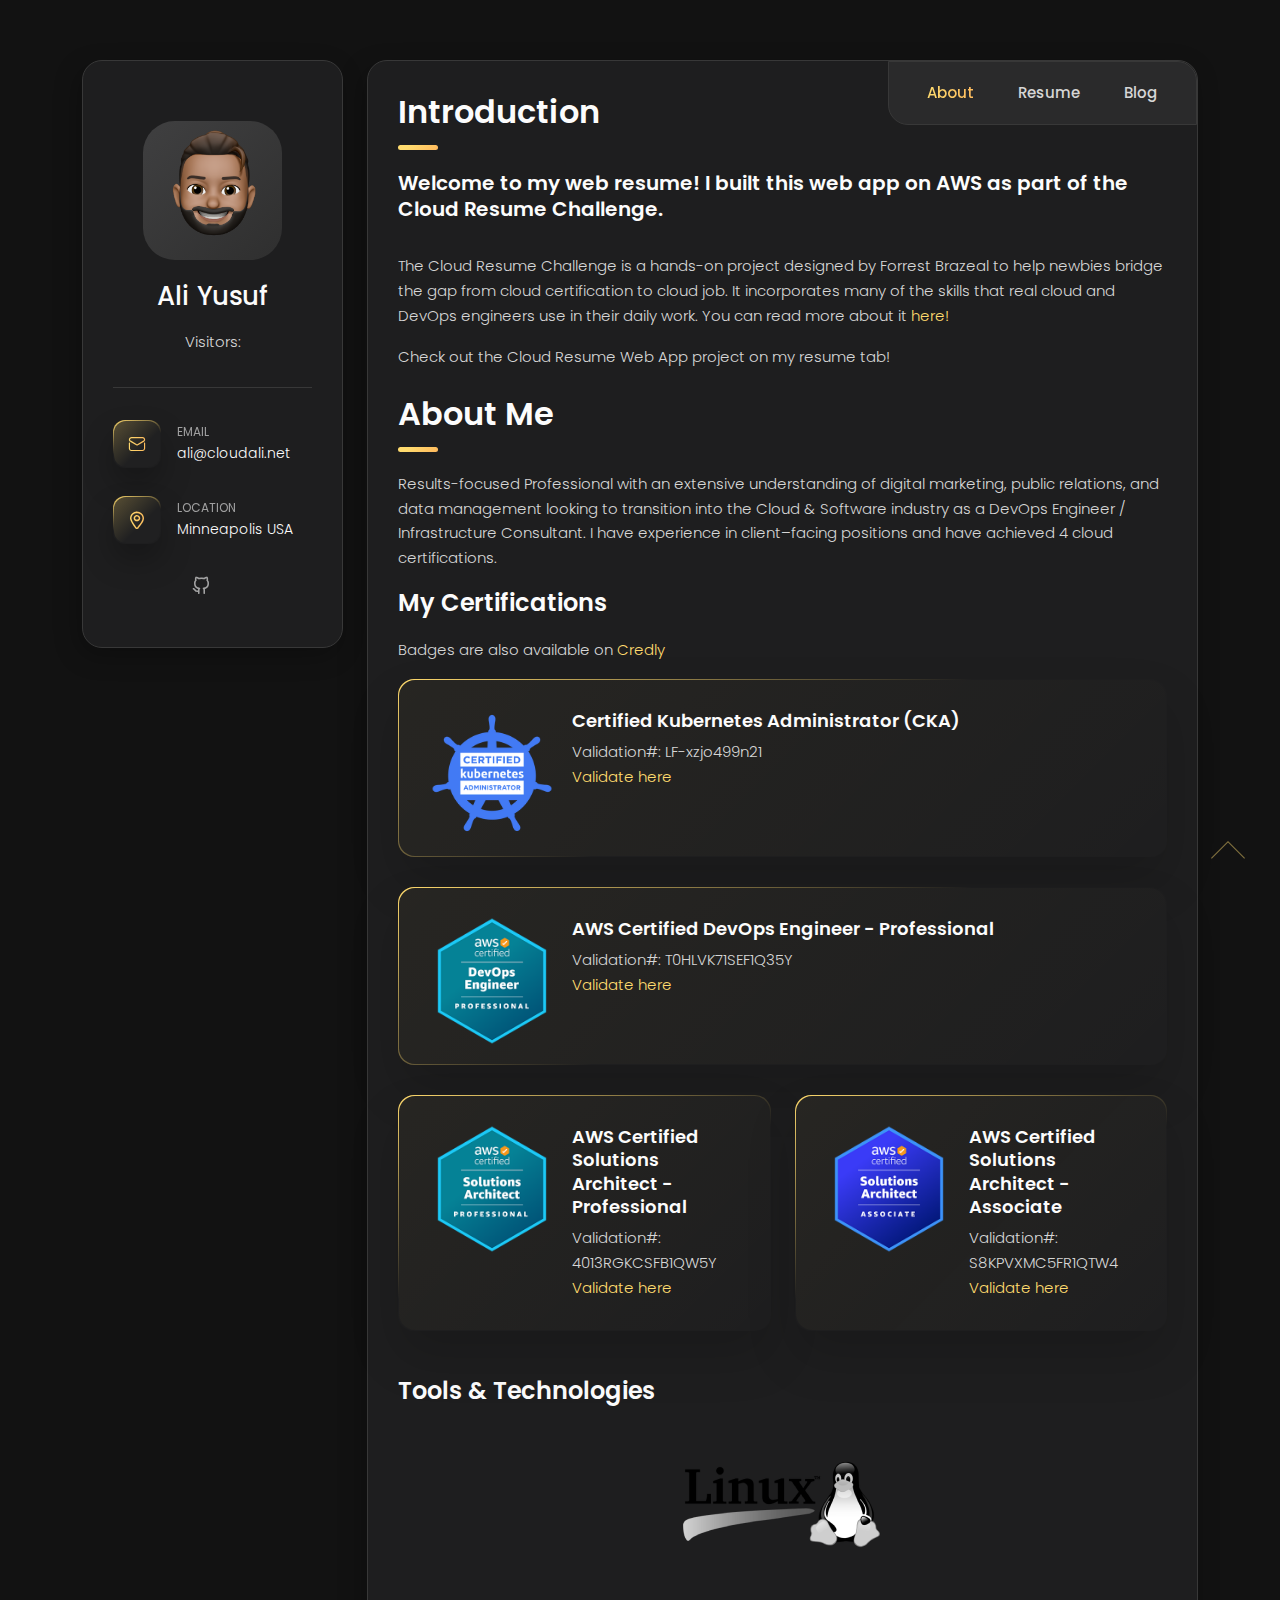
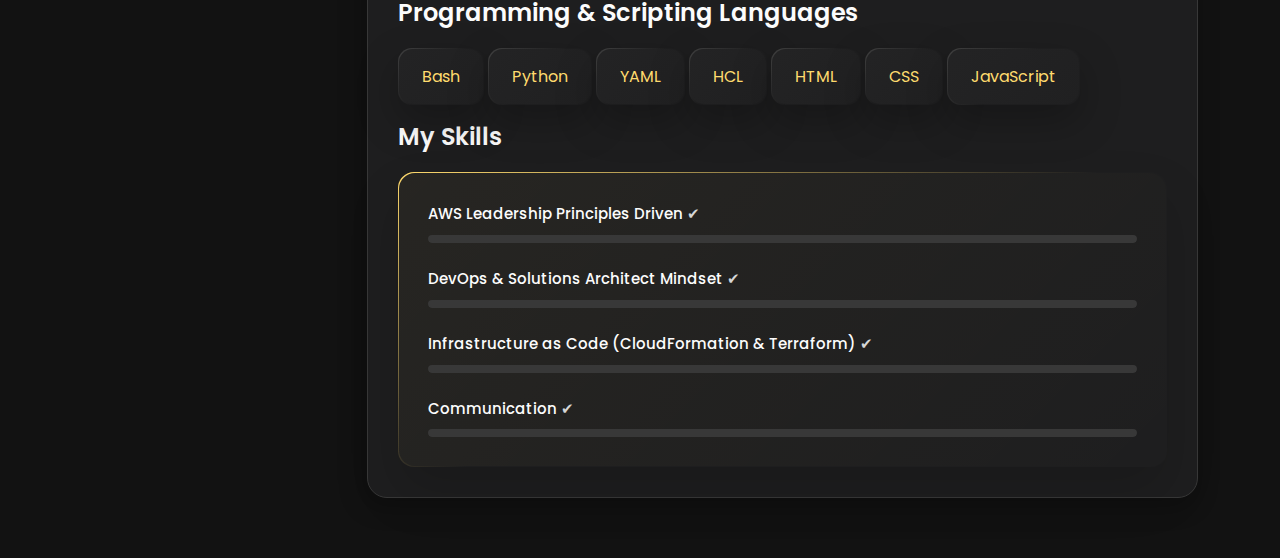
<file: website/index.html>
<!DOCTYPE html>
<html lang="en">

<head>
    <meta charset="utf-8" />
    <title>Ali's Cloud Resume</title>

	<!-- Meta Data -->
	<meta http-equiv="X-UA-Compatible" content="IE=edge">
	<meta name="viewport" content="width=device-width, initial-scale=1, shrink-to-fit=no">
	<meta name="format-detection" content="telephone=no"/>
    <meta name="format-detection" content="address=no"/>
    <meta name="author" content="Ali" />
    <meta name="description" content="Ali's Cloud Resume" />

    <!-- Open Graph data -->
    <meta property="og:title" content="Ali's Cloud Resume" />
    <meta property="og:type" content="website" />
    <meta property="og:url" content="cloudali.net" />
    <meta property="og:image" content="assets/images/social.jpg" />
    <meta property="og:description" content="Web resume made in AWS." />
    <meta property="og:site_name" content="Ali's Cloud Resume" />

	<!-- Favicons -->
	<link rel="apple-touch-icon" sizes="144x144" href="assets/images/favicons/apple-touch-icon-144x144.png">
	<link rel="apple-touch-icon" sizes="114x114" href="assets/images/favicons/apple-touch-icon-114x114.png">
	<link rel="apple-touch-icon" sizes="72x72" href="assets/images/favicons/apple-touch-icon-72x72.png">
	<link rel="apple-touch-icon" sizes="57x57" href="assets/images/favicons/apple-touch-icon-57x57.png">
	<link rel="shortcut icon" href="assets/images/favicons/favicon.png" type="image/png">

    <!-- Styles -->
	<link rel="stylesheet" type="text/css" href="assets/styles/vendors/bootstrap.min.css"/>
	<link rel="stylesheet" href="https://stackpath.bootstrapcdn.com/font-awesome/4.7.0/css/font-awesome.min.css">
	<link rel="stylesheet" type="text/css" href="assets/styles/style.css"/>
	
</head>
<body onLoad="updateCounter()">
    <main class="main">
	    <div class="container gutter-top gutter-bottom">
		    <div class="row sticky-parent">
			    <!-- Sidebar -->
                <aside class="col-12 col-md-12 col-xl-3">
				    <div class="sidebar box-outer sticky-column">
						<!-- My photo -->
						<div class="sidebar__base-info">
					    	<figure class="avatar-box">
                                <img src="assets/images/ali-avatar.png" alt="Ricardo Black">
						    </figure>

						    <div class="text-xl-center">
						        <h3 class="title title--h3 sidebar__name">Ali Yusuf</h3>
							    <div class="visitor" onLoad="updateCounter()">Visitors: <span id="visitor"></span>
			
						    </div>

							<button class="btn btn--small btn--icon-right sidebar__btn js-btn-toggle"><span>Show Contacts</span><i class="feathericon-chevron-down"></i></button>
						</div>

						<div class="sidebar__additional-info js-show">
							<div class="separation"></div>
		                    <ul class="details-info">
							    <!-- Email -->
							    <li class="details-info__item">
							        <span class="box icon-box"><i class="font-icon icon-envelope"></i></span>
								    <div class="contacts-block__info">
									    <span class="overhead">Email</span>
									    <a class="text-overflow" href="mailto:ali@cloudali.net" title="ali@cloudali.net">ali@cloudali.net</a>
								    </div>
							    </li>
							    
								<!-- Location -->
						        <li class="details-info__item">
								    <span class="box icon-box"><i class="font-icon icon-location"></i></span>
								    <div class="contacts-block__info">
									    <span class="overhead">Location</span>
									    <span class="text-overflow" title="San-Francisco, USA">Minneapolis USA</span>
								    </div>
							    </li>
					        </ul>
						    <div class="separation d-xl-none"></div>

						    <!-- Social -->
						    <div class="social">
							    <a class="social__link" href="https://github.com/cloudali"><i class="feathericon-github"></i></a>
							    <a class="social__link" href="#"><i class="#feathericon-twitter"></i></a>
						  	    <a class="social__link" href="#"><i class="#feathericon-zap"></i></a>
						    </div>
							<ul></ul>						

							</div>
						</div>	
					</div>	
		        </aside>
		        
				<!-- Content -->
		        <div class="col-12 col-md-12 col-xl-9">
				    <div class="box-outer">
					    <!-- Menu -->
						<div class="nav-container js-tabs">
						    <ul class="nav" id="myTab" role="tablist">
                                <li class="nav__item" role="presentation"><a id="about-tab" class="active" href="#about" data-bs-toggle="tab" role="tab" aria-controls="about" aria-selected="true">About</a></li>
								<li class="nav__item" role="presentation"><a id="resume-tab" href="#resume" data-bs-toggle="tab" role="tab" aria-controls="resume" aria-selected="false">Resume</a></li>
                                <li class="nav__item" role="presentation"><a id="blog-tab" href="#blog" data-bs-toggle="tab" role="tab" aria-controls="blog" aria-selected="false">Blog</a></li>
                            </ul>
						</div>

			            <div class="content tab-content" id="myTabContent"><!-- id="content" -->
							<!-- INTRODUCTION -->
						    <div id="about" class="tab-pane fade show active _tabcontent _active" role="tabpanel" aria-labelledby="about-tab"><!-- id="about-tab" -->
						        <div class="pb-0 pb-sm-2">
		                            <h1 class="title title--h1 title__separate">Introduction</h1>
									<h5>Welcome to my web resume! I built this web app on AWS as part of the Cloud Resume Challenge. 
									</h5>
									<br>
									<p>The Cloud Resume Challenge is a hands-on project designed by Forrest Brazeal to help newbies bridge the gap from cloud certification to cloud job. It incorporates many of the skills that real cloud and DevOps engineers use in their daily work. You can read more about it <a href="https://cloudresumechallenge.dev/" target="_blank">here!</a>
									</p>
									<p> Check out the Cloud Resume Web App project on my resume tab!</a>
									</p>
					            </div>
								<h1 class="title title--h1 title__separate">About Me</h1>
								<p>Results-focused Professional with an extensive understanding of digital marketing, public relations, and data management looking to transition into the Cloud & Software industry as a DevOps Engineer / Infrastructure Consultant. I have experience in client–facing positions and have achieved 4 cloud certifications.  
								</p>

					            <!-- Certifications -->
					        	<h2 class="title title--h2 mt-3">My Certifications</h2>
								<p> Badges are also available on <a href="https://www.credly.com/users/aliy/badges">Credly</a></p>
							       <!-- Certification Item-->
								   <div class="col-12 col-lg">
									<div class="case-item box box-inner">
										<img class="case-item__icon" src="assets/icons/CKA-CERTIFIED-KUBERNETES.png" alt="" />
										<div>
											<h3 class="title title--h3">Certified Kubernetes Administrator (CKA)</h3>
											<p class="case-item__caption">Validation#: LF-xzjo499n21
												<br><a href="https://training.linuxfoundation.org/certification/verify/"> Validate here</a>
											</p>
										</div>	
									</div>
								</div>
									<!-- Certification Item-->
							        <div class="col-12 col-lg">
							            <div class="case-item box box-inner">
											<img class="case-item__icon" src="assets/icons/AWS-Certified-DOP.svg" alt="" />
											<div>
												<h3 class="title title--h3">AWS Certified DevOps Engineer - Professional</h3>
												<p class="case-item__caption">Validation#: T0HLVK71SEF1Q35Y
													<br><a href="https://aws.amazon.com/verification"> Validate here</a>
												</p>
											</div>
										</div>
									</div>
									<!-- Certification Item -->
									<div class="row"> 
								  <div class="col-12 col-lg-6">
									<div class="case-item box box-inner">
		

								<img class="case-item__icon" src="assets/icons/AWS-Certified-SAP.svg" alt="" />
								<div>
									<h3 class="title title--h3">AWS Certified Solutions Architect - Professional</h3>
									<p class="case-item__caption">Validation#: 4013RGKCSFB1QW5Y
										<br><a href="https://aws.amazon.com/verification"> Validate here</a>
									</p>
								</div>	
							</div>
						</div>
								
							
								<!-- Certification Item -->
								<div class="col-12 col-lg-6">
									<div class="case-item box box-inner">
										<img class="case-item__icon" src="assets/icons/AWS-Certified-SAA.svg" alt="" />
										<div>
											<h3 class="title title--h3">AWS Certified Solutions Architect - Associate	
											</h3>
											<p class="case-item__caption">Validation#: S8KPVXMC5FR1QTW4 
												<br><a href="https://aws.amazon.com/verification"> Validate here</a>
											</p>
										</div>
									</div>
								</div>
									</div>
							      
								
						
						        <!-- Tools -->
						        <h2 class="title title--h2 mt-4">Tools & Technologies</h2>
						        <div class="swiper-container js-carousel-clients">
                                    <div class="swiper-wrapper">

								        <!-- Tool item -->
                                        <figure class="swiper-slide">
									        <a href="#"><img class="logo-client" src="assets/images/tools/linuxicon.png" alt="Linux" /></a>
								        </figure>
									
										<!-- Tool item -->
                                        <figure class="swiper-slide">
									        <a href="#"><img class="logo-client" src="assets/images/tools/awsicon.png" alt="AWS" /></a>
								        </figure>
									
								        <!-- Tool item -->
                                        <figure class="swiper-slide">
									        <a href="#"><img class="logo-client" src="assets/images/tools/githubicon.png" alt="Github" /></a>
								        </figure>

										<!-- Tool item -->
                                        <figure class="swiper-slide">
									        <a href="#"><img class="logo-client" src="assets/images/tools/jenkinsicon.png" alt="Jenkins" /></a>
								        </figure>
										
										<!-- Tool item -->
                                        <figure class="swiper-slide">
									        <a href="#"><img class="logo-client" src="assets/images/tools/mavenicon.png" alt="Maven" /></a>
								        </figure>

										  <!-- Tool item -->
										  <figure class="swiper-slide">
									        <a href="#"><img class="logo-client" src="assets/images/tools/dockericon.png" alt="Docker" /></a>
								        </figure>

										 <!-- Tool item -->
										 <figure class="swiper-slide">
								            <a href="#"><img class="logo-client" src="assets/images/tools/kubernetesicon.png" alt="Kubernetes" /></a>
								        </figure>

									

								        <!-- Tool item -->
                                        <figure class="swiper-slide">
								            <a href="#"><img class="logo-client" src="assets/images/tools/terraformicon.png" alt="Terraform" /></a>
								        </figure>

										<!-- Tool item -->
                                        <figure class="swiper-slide">
								            <a href="#"><img class="logo-client" src="assets/images/tools/ansibleicon.png" alt="Ansible" /></a>
								        </figure>

										<!-- Tool item -->
                                        <figure class="swiper-slide">
								            <a href="#"><img class="logo-client" src="assets/images/tools/prometheusicon.png" alt="Prometheus" /></a>
								        </figure>

										<!-- Tool item -->
                                        <figure class="swiper-slide">
								            <a href="#"><img class="logo-client" src="assets/images/tools/grafanaicon.png" alt="Grafana" /></a>
								        </figure>

										<!-- Tool item -->
                                        <figure class="swiper-slide">
								            <a href="#"><img class="logo-client" src="assets/images/tools/helmicon.png" alt="Helm" /></a>
								        </figure>

								        <!-- Tool item -->
                                        <figure class="swiper-slide">
								   	        <a href="#"><img class="logo-client" src="assets/images/tools/giticon.png" alt="Git" /></a>
								        </figure>
									


										<!-- Tool item -->
                                        <figure class="swiper-slide">
								            <a href="#"><img class="logo-client" src="assets/images/tools/wordpressicon.png" alt="Wordpress" /></a>
								        </figure>
										
										<!-- Tool item -->
                                        <figure class="swiper-slide">
								            <a href="#"><img class="logo-client" src="assets/images/tools/tomcatmicon.png" alt="Tomcat" /></a>
								        </figure>
										
										 <!-- Tool item -->
										 <figure class="swiper-slide">
									        <a href="#"><img class="logo-client" src="assets/images/tools/pythonicon.png" alt="Python" /></a>
								        </figure>
										 <!-- Tool item -->
										 <figure class="swiper-slide">
									        <a href="#"><img class="logo-client" src="assets/images/tools/html5icon.png" alt="HTML5" /></a>
								        </figure>
									

									
										
							        </div>
   
						        </div>
								<div class="swiper-pagination"></div>
								<!-- /swiper-container -->
								<h2 class="title title--h2 mt-3">Programming & Scripting Languages</h2>
								<button class="btn">Bash</button> 	<button class="btn">Python</button> 	<button class="btn">YAML</button> 	<button class="btn">HCL</button> 	<button class="btn">HTML</button> <button class="btn">CSS</button>  <button class="btn">JavaScript</button> 

								<!-- Skills -->
								<h2 class="title title--h2 mt-3">My Skills</h2>
								<div class="box box-inner mb-0">
									<!-- Skill item -->
									<div class="progress">
										<div class="progress-text"><span>AWS Leadership Principles Driven</span> ✔</div>
										<div class="progress-bar"><span role="progressbar" aria-valuenow="100" aria-valuemin="0" aria-valuemax="100"></span></div>
									</div>
		
									<!-- Skill item -->
									<div class="progress">
										<div class="progress-text"><span>DevOps & Solutions Architect Mindset</span> ✔ </div>
										<div class="progress-bar"><span role="progressbar" aria-valuenow="100" aria-valuemin="0" aria-valuemax="100"></span></div>
									</div>
		
									<!-- Skill item -->
									<div class="progress">
										<div class="progress-text"><span> Infrastructure as Code (CloudFormation & Terraform)</span> ✔ </div>
										<div class="progress-bar"><span role="progressbar" aria-valuenow="100" aria-valuemin="0" aria-valuemax="100"></span></div>
									</div>
		
									<!-- Skill item -->
									<div class="progress">
										<div class="progress-text"><span>Communication</span> ✔ </div>
										<div class="progress-bar"><span role="progressbar" aria-valuenow="100" aria-valuemin="0" aria-valuemax="100"></span></div>
									</div>
								</div>
						    </div>
							<!-- RESUME -->
							<div id="resume" class="tab-pane fade _tabcontent" role="tabpanel" aria-labelledby="resume-tab"><!-- id="resume-tab" -->
                                <div class="pb-3">
									<h1 class="title title--h1 title__separate">Resume</h1>
								</div>
								
								<!-- Education -->
								<h2 class="title title--h2"><span class="box icon-box"><i class="font-icon feathericon-book-open"></i></span>Education</h2>
								<div class="timeline">
									<!-- School -->
									<article class="timeline__item">
										<h5 class="title title--h4 timeline__title">University of Minnesota</h5>
										<span class="timeline__period">2015 — 2019</span>
										<p class="timeline__description">Bachelor of Science in Business & Marketing</p>
										<p><i>Minor in Leadership</i></p>
									</article>
												
								</div>
		
								<h2 class="title title--h2"><span class="box icon-box"><i class="font-icon feathericon-code"></i></span>Technical Projects</h2>
								<div class="timeline">
									<!-- Item -->
									<article class="timeline__item">
										<h5 class="title title--h4 timeline__title">Cloud Resume CI/CD Challenge
										</h5>
										<p> <li>Designed a decoupled resume web app (this site) that utilizes AWS serverless framework, AWS S3, and AWS Route53 to host a static site built with HTML, CSS, & Javascript.
										</li> </p>
										<p> <li>Built a CI/CD pipeline to automate the integration and deployment of front and back-end code with GitHub Actions and Terraform IAC (Infrastructure as Code) 
										</li> </p>
										<p> <li>Implemented a system to track site visits using Python Boto3 SDK, AWS DynamoDB, Lambda, and API Gateway

										</li> </p>
										<p> <li>Enforced AWS security best practices through HTTPS connection with CORS policies and ensured availability by accelerating content delivery using AWS CloudFront 
										</li> </p>
									</article>

									<!-- Item -->
									<article class="timeline__item">
										<h5 class="title title--h4 timeline__title">Java Registration Application CI/CD
										</h5>
										<p> <li>Built a CI/CD pipeline using Github, Jenkins, Maven, Ansible, Docker, Apache Tomcat and Kubernetes on AWS
										</li> </p>
										<p> <li>Automated the configuration and deployment of Java Application by utilizing Jenkins to build the application on all Github repository changes and copy the artifacts using ansible  
										</li> </p>
										<p> <li>Created Ansible playbook to create a container image, push the image to dockerhub, and deploy the artifact on Kubernetes cluster 
										</li> </p>
									</article>
												
									<!-- Item -->
										<article class="timeline__item">
											<h5 class="title title--h4 timeline__title">AWS Three-tier ESports Web Application
											</h5>
											<p> <li>Deployed and hosted a highly-available Esports WordPress application with scalable and resilient architecture using AWS EC2, RDS, Route 53, ASG and VPC 
											</li> </p>
											<p> <li>Created a CloudFormation Launch template to provide automatic provisioning to accelerate build time to 2 minutes 
											</li> </p>
											<p> <li>Ensured elasticity via Auto Scaling Group and Application Load Balancer based on user and request load 
											</li> </p>
										</article>
		

								<!-- Item -->
								<article class="timeline__item">
									<h5 class="title title--h4 timeline__title">AWS & on-Premise (Simulated) Hybrid Directory
									</h5>
									<p> <li>Integrated & Migrated multiple on-premise active directory domains using AWS VPC, AWS Internet Gateway (IGW), AWS Workspaces, and AWS FSx 
									</li> </p>
									<p> <li>Incorporated two-way forest trust compliance and used AWS services with on-premise identities  
								</article>

								
								</div>
								<h2 class="title title--h2"><span class="box box--s2 icon-box"><i class="font-icon feathericon-activity"></i></span> Work Experience</h2>
								<div class="timeline">
									<!-- Item -->
									<article class="timeline__item">
										<h5 class="title title--h4 timeline__title">Data & Document Supervisor  - Contractor</h5>
										<span class="timeline__period">Oct 2023 - Mar 2024</span>
										<p> <li>Supervised، trained, and directed the work of 7 personnel to ensure operation success of the Bureau of Criminal Apprehension project </li> </p>
										<p> <li>Oversaw all aspects of batching, preparing, scanning, indexing, importing, exporting,  quality control/validating, delivery and managing source documents  </li> </p>
										</article>

									<!-- Item -->
									<article class="timeline__item">
										<h5 class="title title--h4 timeline__title">Data & Document Specialist  - Contractor</h5>
										<span class="timeline__period">Aug 2020 - May 2023</span>
										<p> <li>Supervised، trained, and directed the work of 7 personnel to ensure operation success of the Bureau of Criminal Apprehension project </li> </p>
										<p> <li>Oversaw all aspects of batching, preparing, scanning, indexing, importing, exporting,  quality control/validating, delivery and managing source documents  </li> </p>
										</article>

									<!-- Item -->
									<article class="timeline__item">
										<h5 class="title title--h4 timeline__title">Loan Specialist @ Small Business Association</h5>
										<span class="timeline__period">Nov 2020 — May 2022</span>
										<p> <li>Executed the loan origination process, including ordering credit reports, appraisals, preliminary title reports, criminal history, and tax filings per SBA regulations
										</li> </p>
										<p> <li>Investigated, interpreted, and analyzed personal and business data such as legal documents, tax returns, credit report, criminal history and other technical documents provided by individuals, businesses and nonprofits to resolve discrepancies to meet loan requirements </li> </p>
										<p> <li>Assisted small business owners and nonprofits obtain 85 million dollars  in unsecured loans & secured loans as well as 30 million dollars in disaster grants  </li> </p>
									</article>
												
									<!-- Item -->
									<article class="timeline__item">
										<h5 class="title title--h4 timeline__title">Social Media & Partnerships Manager @ Intellix Media</h5>
										<span class="timeline__period">Jan 2019 — Nov 2020</span>
										<p> <li>Owning the influencer engagement roadmap, collaborated with various influencers in different niches to implement marketing strategies for clients to drive new followers to social media pages and increase conversions </li> </p>
										<p> <li>Served as Synergist connecting influencers, campaign managers, and clients to our marketing campaigns </li> </p>
										<p> <li>Managed existing strategic brand partnerships and nurtured the daily relationships with influencers </li> </p>
 
										</article>
									<!-- Item -->
									<article class="timeline__item">
										<h5 class="title title--h4 timeline__title">Marketing Strategist Intern @ Jessen Media</h5>
										<span class="timeline__period">Jan 2018 — May 2018</span>
										<p> <li>Implemented a detailed content strategy for three Jessen Media brands that involved creation + curation of content related to all  brands  </li> </p>
										<p> <li>Developed an email marketing strategy to grow the audience base of three Jessen Media brands to solve the problem of low user engagement and drive ecommerce sales using Hootsuite
										</li> </p>
										<p> <li>Integrated an consumer-oriented sales strategy to incentivize customers on offers that were promoted by the Jessen Media brands </li> </p>
										<p> <li>Introduced a conversion strategy to boost sales through display and social media ads </li> </p>

										</article>
												
									<!-- Item -->
									<article class="timeline__item">
										<h5 class="title title--h4 timeline__title">Technical Support Specialist @ University of Minnesota Information Technology</h5>
										<span class="timeline__period">Nov 2015— Dec 2018</span>
										<p> <li>Diagnosed and resolved a range of hardware, software, networking and connectivity issues while delivering technical training on hardware/software to end-users										</li> </p>
										<p> <li>Utilized Active Directory, System Center Configuration Manager, Microsoft Powershell, Bomgar, Service Now, and Jamf application to perform various day-to-day duties										</li> </p>
										<p> <li>Ensured proper maintenance and configuration of workstations, printers, and all computer peripherals across 4 core locations with over 100 devices  </li> </p>
										<p> <li>Created help desk knowledge base documentation with step by step instructions on how to resolve some of the most common computer, networking, and software issues for University of Minnesota systems  </li> </p>
										<p> <li>Aided in migrating content & enabling better customer experience for users by improving site map on OHR & OVPR sites on Drupal  </li> </p>
										<p> <li>Assisted local eduroam coordinators tailor configuration tools for the Twin Cities environment										</li> </p>






										</article>
										<center> <a class="btn" href="/assets/download/AliYusuf-CloudResume.docx" download="AliYusuf-Resume.docx"> <i class="font-icon icon-download"></i> Download Resume</a> </center>

								</div>
								

							</div>

							<!-- Blog -->
							<div id="blog" class="tab-pane fade _tabcontent" role="tabpanel" aria-labelledby="blog-tab"><!-- id="blog-tab" -->
                                <div class="pb-0 pb-sm-2">
									<h1 class="title title--h1 title__separate">Blog</h1>
								</div>
		
								<!-- Post Grid -->
								<div class="news-grid">
									<!-- Post -->
									<article class="news-item box">
										<div class="news-item__image-wrap overlay overlay--45">
											<a class="news-item__link" href="#"></a>
											<img class="cover lazyload" src="assets/images/blog/cloudresumecover.png" alt="" />
										</div>
										<div class="news-item__caption">
											<div class="news-item__date"><span>Cloud</span> Dec 3, 2023</div>
											<h2 class="title title--h2"><a href="#">My Cloud Resume Challenge Journey (COMING SOON - WIP) </a></h2>
											<p>See how I've built a highly-available web app in AWS with CI/CD worklow to showcase my resume</p>
										</div>
									</article>
									
					
								</div><!-- /news-grid -->
							</div>
						</div><!-- /content -->
					</div><!-- /box-outer -->
		        </div><!-- /col -->
			</div><!-- /sticky-parent -->
		</div><!-- /container -->
    </main>

    <div class="back-to-top"></div>
	<!-- JavaScripts -->
	<script src="assets/js/jquery-3.4.1.min.js"></script>
	<script src="assets/js/plugins.min.js"></script>
    <script src="assets/js/common.js"></script>
	<script src="assets/js/views.js"></script>


</body>
</html>
</file>
<file: website/assets/styles/style.css>
/* ------------------------------------------------
 Author: ArtStyles (Art)
 
 Template Name: vCard
 version: 1.1.0
------------------------------------------------ */
/* ------------------------------------------------
 
 - Vendors
 - Font Icons
 - Variables
 - General Styles
 - Typography
 - Form
 - Button
 - Sidebar
 - Sections
 - Navbar
 - Popup
 - Cases
 - Clients
 - Contact
 - Portfolio
 - News
 - Single news
 - Single project
 - Testimonials
 - Timeline
 - Footer
 - Other
 
------------------------------------------------ */
@import url("vendors/swiper.min.css");
@import url("vendors/simplebar.min.css");
@import url("vendors/magnific-popup.css");
@import url("vendors/photoswipe.css");
@import url("vendors/default-skin.css");
@import url("../icons/style-custome-icons.css");
@import url("../icons/feather.css");
@import url("https://fonts.googleapis.com/css2?family=Poppins:wght@300;400;500;600&display=swap");
:root {
  --font-family: 'Poppins', sans-serif;
  --font-base-size: 15px;
  --font-mobile-size: 14px;
  --color-heading: #FCFCFC;
  --color-paragraph: #D6D6D6;
  --color-border: #383838;
  --color-bg: #121212;
  --color-surface-1: #1e1e1f;
  --color-surface-2: #2a2a2b;
  --color-surface-3: #202021;
  --color-accent: #FFDB6E;
  --color-error: #B84C4C;
  --color-gradient: linear-gradient(137.84deg, #FFDB6E 26.31%, #FFBC5E 93.75%);
  --color-gradient-soft: linear-gradient(135deg, rgba(255, 218, 109, 0.0375) 0%, rgba(255, 189, 94, 0) 100%), #1E1E1F;
  --color-gradient-text: linear-gradient(90deg, #FFDB6E, #FFBC5E);
  --color-gradient-border: linear-gradient(155deg, #FFDA6D 0%, rgba(255, 191, 96, 0) 50%);
  --color-gradient-border-gray: linear-gradient(135deg, #404040 0%, rgba(64, 64, 64, 0) 48.44%);
  --color-gradient-gray: linear-gradient(137.84deg, #3F3F40 2.69%, #303030 93.75%);
  --color-gradient-icon: linear-gradient(135deg, rgba(255, 218, 109, 0.25) 0%, rgba(255, 189, 94, 0) 59.86%), #202021;
  --color-btn: linear-gradient(135deg, rgba(45, 45, 46, 0.25) 0%, rgba(27, 27, 28, 0) 100%), #202021;
  --box-shadow-24: -4px 8px 24px rgba(0, 0, 0, 0.25);
  --box-shadow-30: 0px 16px 30px rgba(0, 0, 0, 0.25);
  --box-shadow-40: 0px 16px 40px rgba(0, 0, 0, 0.25);
  --box-shadow-50: 0px 25px 50px rgba(0, 0, 0, 0.15);
  --box-shadow-80: 0px 24px 80px rgba(0, 0, 0, 0.7);
  --radius-32: 32px;
  --radius-20: 20px;
  --radius-18: 18px;
  --radius-16: 16px;
  --radius-14: 14px;
  --radius-12: 12px;
  --radius-8: 8px;
}

/* -----------------------------------------------------------------
    - General Styles
----------------------------------------------------------------- */
*,
::before,
::after {
  background-repeat: no-repeat;
  -webkit-box-sizing: border-box;
          box-sizing: border-box;
}

html {
  -webkit-overflow-scrolling: touch;
  -webkit-box-sizing: border-box;
  box-sizing: border-box;
}

body, html {
  font-size: 1rem;
  -webkit-text-size-adjust: 100%;
}

body {
  background-color: var(--color-bg);
  color: var(--color-paragraph);
  font-family: var(--font-family);
  font-size: var(--font-base-size);
  font-weight: 300;
  line-height: 1.65;
  min-height: 100vh;
  overflow-x: hidden;
  -ms-overflow-style: scrollbar;
  -webkit-font-smoothing: antialiased;
}

@media only screen and (max-width: 580px) {
  body {
    font-size: var(--font-mobile-size);
    line-height: 1.6;
  }
}

html.is-scroll-disabled body {
  height: 100vh;
  overflow: hidden;
}

@media all and (-ms-high-contrast: none), (-ms-high-contrast: active) {
  html.is-scroll-disabled {
    overflow: hidden;
  }
}

.no-scroll {
  overflow: hidden;
  -ms-overflow-style: none;
}

.no-scroll-height {
  overflow-x: hidden;
}

.svg-defs {
  position: absolute;
  height: 0;
  width: 0;
}

img {
  max-width: 100%;
  -webkit-user-select: none;
  -moz-user-select: none;
  -ms-user-select: none;
  user-select: none;
}

figure {
  margin: 0;
}

iframe {
  background-color: var(--color-bg);
  border: 0;
  display: block;
  height: 100%;
  width: 100%;
}

.cover {
  -o-object-fit: cover;
     object-fit: cover;
  -o-object-position: center;
     object-position: center;
  font-family: 'object-fit: cover; object-position: center;';
  height: 100%;
  width: 100%;
}

::-moz-selection {
  background: transparent;
  color: var(--color-accent);
}

::selection {
  background: transparent;
  color: var(--color-accent);
}

.scroll-line {
  background: var(--color-gradient);
  height: 0.1875rem;
  position: fixed;
  top: 0;
  width: 0;
  z-index: 3;
}

/* -----------------------------------------------------------------
    - Typography
----------------------------------------------------------------- */
h1, h2, h3, h4, h5, h6 {
  color: var(--color-heading);
  font-family: var(--font-family);
  font-weight: 600;
  line-height: 1.3;
}

.title--h1 {
  font-size: 2rem;
  margin-bottom: 1.0625rem;
}

@media only screen and (max-width: 580px) {
  .title--h1 {
    font-size: 1.5rem;
  }
}

.title--h2 {
  font-size: 1.5rem;
  margin-bottom: 1.25rem;
}

@media only screen and (max-width: 580px) {
  .title--h2 {
    font-size: 1.125rem;
  }
}

.title--h3 {
  font-size: 1.125rem;
  margin-bottom: 0.5rem;
}

@media only screen and (max-width: 580px) {
  .title--h3 {
    font-size: 1rem;
  }
}

.title--h4 {
  font-size: 1rem;
  margin-bottom: 0.8125rem;
  font-weight: 500;
}

@media only screen and (max-width: 580px) {
  .title--h4 {
    font-size: 0.875rem;
  }
}

.title--h5 {
  font-size: 0.875rem;
}

@media only screen and (max-width: 580px) {
  .title--h5 {
    font-size: 0.75rem;
  }
}

.title--h6 {
  font-size: 0.75rem;
}

@media only screen and (max-width: 580px) {
  .title--h6 {
    font-size: 0.625rem;
  }
}

.title--center {
  text-align: center;
}

.title--tone {
  background: var(--color-gradient-text);
  -webkit-background-clip: text;
  background-clip: text;
  -webkit-text-fill-color: transparent;
}

.title-icon {
  margin-right: 0.5rem;
  margin-top: -0.25rem;
  height: 2.5rem;
  width: 2.5rem;
}

@media only screen and (max-width: 580px) {
  .title-icon {
    height: 2.08333rem;
    width: 2.08333rem;
  }
}

.title__separate {
  margin-bottom: 2.3125rem;
  position: relative;
}

.title__separate::before {
  content: '';
  background: var(--color-gradient);
  border-radius: 0.5rem;
  height: 0.3125rem;
  position: absolute;
  bottom: -1.0625rem;
  left: 0;
  width: 2.5rem;
  z-index: 1;
}

@media only screen and (max-width: 580px) {
  .title__separate {
    margin-bottom: 1.5rem;
  }
  .title__separate::before {
    height: 0.1875rem;
    bottom: -0.625rem;
    width: 1.875rem;
  }
}

.overhead {
  color: var(--color-paragraph);
  font-size: 0.75rem;
  font-weight: 400;
  display: block;
  opacity: .7;
  text-transform: uppercase;
}

@media only screen and (max-width: 580px) {
  .overhead {
    font-size: 0.6875rem;
  }
}

.text-overflow {
  display: block;
  text-overflow: ellipsis;
  overflow: hidden;
  white-space: nowrap;
}

.block-quote {
  font-size: 1.25rem;
  font-weight: 400;
  font-style: italic;
  margin: 1.8125rem 0;
  position: relative;
  line-height: 1.6;
}

@media only screen and (max-width: 991px) {
  .block-quote {
    padding-left: 3.8125rem;
  }
}

@media only screen and (max-width: 580px) {
  .block-quote {
    font-size: 1.125rem;
    margin: 1rem 0;
    padding-left: 0;
    padding-top: 2.8125rem;
  }
  .block-quote p {
    margin-bottom: 0.5rem;
  }
}

.block-quote::before {
  background-image: url(../icons/icon-quote.svg);
  background-repeat: no-repeat;
  background-position: center;
  background-size: cover;
  content: '';
  height: 1.125rem;
  margin: 0 auto;
  position: absolute;
  top: 0.5rem;
  left: -3.125rem;
  width: 1.6875rem;
}

@media only screen and (max-width: 991px) {
  .block-quote::before {
    left: 0;
  }
}

.block-quote__author {
  font-size: 0.875rem;
  font-style: normal;
  display: block;
  margin-top: 0.5625rem;
  padding-left: 3rem;
  position: relative;
}

@media only screen and (max-width: 580px) {
  .block-quote__author {
    font-size: 0.875rem;
    margin-top: 0;
    padding-left: 2rem;
  }
}

.block-quote__author::before {
  content: '';
  background-color: var(--color-heading);
  height: 0.0625rem;
  margin-bottom: auto;
  margin-top: auto;
  position: absolute;
  top: 0;
  bottom: 0;
  left: 0;
  width: 2rem;
}

@media only screen and (max-width: 580px) {
  .block-quote__author::before {
    width: 1rem;
  }
}

a {
  color: var(--color-accent);
  cursor: pointer;
  text-decoration: none;
}

a:hover {
  outline: none;
}

a.decoration--none {
  text-decoration: none;
}

a.link-gradient {
  background: var(--color-gradient-text);
  -webkit-background-clip: text;
  background-clip: text;
  -webkit-text-fill-color: transparent;
  -webkit-text-decoration-skip: objects;
}

.description {
  color: var(--color-paragraph);
  margin-bottom: 1.875rem;
}

.foreword {
  font-size: 1.125rem;
}

/* Badges */
.badge {
  background: var(--color-surface-2);
  font-size: 0.75rem;
  font-weight: 300;
  border-radius: var(--radius-8);
  padding: 0.5rem 1rem;
}

@media only screen and (max-width: 580px) {
  .badge {
    font-size: 0.6875rem;
    padding: 0.375rem 0.75rem;
  }
}

/* -----------------------------------------------------------------
    - Form
----------------------------------------------------------------- */
.input, .textarea, select,
.custom-select {
  background-color: transparent;
  border: 1px solid var(--color-border);
  border-radius: var(--radius-14);
  -webkit-box-shadow: none;
          box-shadow: none;
  color: var(--color-heading);
  font-size: inherit;
  height: auto;
  padding: 0.875rem 1.375rem 0.8125rem;
  position: relative;
  width: 100%;
  -webkit-appearance: none;
  -moz-appearance: none;
  appearance: none;
}

@media only screen and (max-width: 580px) {
  .input, .textarea, select,
  .custom-select {
    padding: 0.8125rem 1.375rem 0.75rem;
  }
}

.input:focus, .textarea:focus, select:focus,
.custom-select:focus {
  background-color: transparent;
  border-color: var(--color-accent);
  color: var(--color-heading);
  -webkit-box-shadow: none;
          box-shadow: none;
  outline: none;
}

.input {
  line-height: inherit;
}

@media all and (-ms-high-contrast: none), (-ms-high-contrast: active) {
  .input {
    line-height: 0;
  }
}

.input__icon {
  padding-left: 3.375rem;
}

@media only screen and (max-width: 580px) {
  .input__icon {
    padding-left: 2.8125rem;
  }
}

.textarea {
  border-radius: var(--radius-14);
  display: block;
  padding: 0.8125rem 1.1875rem;
  resize: none;
}

.form-group {
  margin-bottom: 2rem;
  position: relative;
}

@media only screen and (max-width: 580px) {
  .form-group {
    margin-bottom: 1.6875rem;
  }
}

.help-block {
  position: absolute;
  font-size: 0.75rem;
  line-height: 1.4;
  padding-top: 0.3125rem;
  padding-left: 0.375rem;
}

@media only screen and (max-width: 580px) {
  .help-block {
    font-size: 0.6875rem;
  }
}

.with-errors {
  color: var(--color-error);
}

.has-error input,
.has-error textarea,
.has-error input:focus,
.has-error textarea:focus {
  border-color: var(--color-error);
}

#validator-contact {
  font-size: 0.875rem;
  margin-top: 1rem;
}

.form-control::-webkit-input-placeholder {
  color: var(--color-paragraph);
  opacity: .5;
}

.form-control:-ms-input-placeholder {
  color: var(--color-paragraph);
  opacity: .5;
}

.form-control::-ms-input-placeholder {
  color: var(--color-paragraph);
  opacity: .5;
}

.form-control::placeholder {
  color: var(--color-paragraph);
  opacity: .5;
}

input:invalid,
textarea:invalid {
  outline: none !important;
}

.form-check-input {
  background: transparent;
  border-color: rgba(244, 244, 244, 0.15);
}

.form-check-input:checked {
  background-color: var(--color-accent);
  border-color: var(--color-accent);
}

.form-check-input:checked[type=checkbox] {
  background-image: url("data:image/svg+xml,%3csvg xmlns='http://www.w3.org/2000/svg' viewBox='0 0 20 20'%3e%3cpath fill='none' stroke='%23000' stroke-linecap='round' stroke-linejoin='round' stroke-width='3' d='M6 10l3 3l6-6'/%3e%3c/svg%3e") !important;
}

.form-check-input:checked[type=radio] {
  background-image: url("data:image/svg+xml,%3csvg xmlns='http://www.w3.org/2000/svg' viewBox='-4 -4 8 8'%3e%3ccircle r='2' fill='%23000'/%3e%3c/svg%3e");
}

.form-check-input:focus {
  border-color: var(--color-paragraph);
  -webkit-box-shadow: 0 0 0 0.125rem rgba(244, 244, 244, 0.25);
          box-shadow: 0 0 0 0.125rem rgba(244, 244, 244, 0.25);
}

select,
.custom-select {
  background: url("data:image/svg+xml,%3csvg xmlns='http://www.w3.org/2000/svg' viewBox='0 0 4 5'%3e%3cpath fill='%23fff' d='M2 0L0 2h4zm0 5L0 3h4z'/%3e%3c/svg%3e") no-repeat right 0.1rem center/10px 16px;
}

.dropdown-menu {
  background: var(--color-surface-2);
  border: 1px solid var(--color-border);
  border-radius: var(--radius-12);
  -webkit-box-shadow: var(--box-shadow-50);
          box-shadow: var(--box-shadow-50);
  font-size: inherit;
}

.dropdown-menu::before {
  content: '';
  border-left: 0.375rem solid transparent;
  border-right: 0.375rem solid transparent;
  border-bottom: 0.375rem solid var(--color-border);
  height: 0;
  position: absolute;
  top: -0.375rem;
  left: 1.0625rem;
  width: 0;
}

.dropdown-item {
  color: var(--color-paragraph);
  font-weight: 300;
}

.dropdown-item:hover, .dropdown-item:focus {
  background: var(--color-border);
  color: var(--color-paragraph);
}

.dropdown.dropup .dropdown-menu::before {
  border-left: 0.375rem solid transparent;
  border-right: 0.375rem solid transparent;
  border-top: 0.375rem solid var(--color-border);
  border-bottom: 0.375rem solid transparent;
  top: auto;
  bottom: -0.75rem;
}

.progress {
  display: block;
  background: transparent;
  font-size: 0.9375rem;
  margin-bottom: 1.5rem;
  height: auto;
}

@media only screen and (max-width: 580px) {
  .progress {
    font-size: 0.8125rem;
    margin-bottom: 1rem;
  }
}

.progress:last-child {
  margin-bottom: 0;
}

.progress-bar {
  background-color: var(--color-border);
  border-radius: var(--radius-16);
  height: 0.5rem;
  overflow: inherit;
  position: relative;
  width: 100%;
}

.progress-bar span {
  background: var(--color-gradient);
  border-radius: 1rem;
  display: block;
  overflow: hidden;
  position: relative;
  height: 0.5rem;
  width: 0%;
  -webkit-transition: width .6s ease-in-out;
  transition: width .6s ease-in-out;
  z-index: 1;
}

.progress .progress-text {
  margin-bottom: 0.5rem;
}

.progress .progress-text span {
  color: var(--color-heading);
  font-weight: 500;
}

.btn {
  background: var(--color-gradient-border-gray);
  border-radius: var(--radius-14);
  -webkit-box-shadow: var(--box-shadow-40);
          box-shadow: var(--box-shadow-40);
  border: 0;
  color: var(--color-accent);
  cursor: pointer;
  font-weight: 400;
  font-size: 1rem;
  line-height: initial;
  padding: 1rem 1.5rem;
  position: relative;
  -webkit-transition: all .4s ease-in-out;
  transition: all .4s ease-in-out;
  white-space: nowrap;
  z-index: 0;
}

.btn::before {
  content: '';
  position: absolute;
  top: 1px;
  right: 1px;
  bottom: 1px;
  left: 1px;
  background: var(--color-btn);
  border-radius: inherit;
  -webkit-transition: all .4s ease-in-out;
  transition: all .4s ease-in-out;
  z-index: -1;
}

.btn:hover {
  background: var(--color-gradient-border);
  color: var(--color-accent);
}

.btn:hover::before {
  background: var(--color-gradient-icon);
}

.btn:focus {
  -webkit-box-shadow: var(--box-shadow-40);
          box-shadow: var(--box-shadow-40);
}

.btn .font-icon {
  margin-right: 0.375rem;
}

.btn--small {
  -webkit-box-shadow: var(--box-shadow-30);
          box-shadow: var(--box-shadow-30);
  font-size: 0.75rem;
  padding: 0.625rem 1rem;
}

.btn--small:focus {
  -webkit-box-shadow: var(--box-shadow-30);
          box-shadow: var(--box-shadow-30);
}

.btn--icon-left i {
  margin-right: 0.5rem;
}

.btn--icon-right i {
  margin-left: 0.5rem;
}

@media only screen and (max-width: 580px) {
  .btn {
    font-size: 0.875rem;
    padding: 0.75rem 1.125rem;
  }
}

button:focus {
  outline: none;
}

/* -----------------------------------------------------------------
    - Sidebar
----------------------------------------------------------------- */
.sidebar {
  z-index: 10;
}

@media only screen and (max-width: 1200px) {
  .sidebar {
    margin-bottom: 1.875rem;
  }
}

@media only screen and (max-width: 580px) {
  .sidebar {
    margin-bottom: 1rem;
  }
}

@media only screen and (max-width: 1200px) {
  .sidebar__base-info {
    display: -webkit-box;
    display: -ms-flexbox;
    display: flex;
    -webkit-box-align: center;
        -ms-flex-align: center;
            align-items: center;
  }
  .sidebar__base-info > * {
    min-width: 0;
  }
}

@media only screen and (min-width: 1200px) {
  .sidebar__additional-info {
    display: block !important;
  }
}

@media only screen and (max-width: 1200px) {
  .sidebar__additional-info {
    display: none;
  }
}

@media only screen and (max-width: 1200px) {
  .sidebar__additional-info .details-info__item {
    -webkit-box-flex: 0;
        -ms-flex: 0 0 50%;
            flex: 0 0 50%;
  }
  .sidebar__additional-info .details-info__item:nth-last-child(2), .sidebar__additional-info .details-info__item:nth-last-child(1) {
    margin-bottom: 0;
  }
}

@media only screen and (max-width: 768px) {
  .sidebar__additional-info .details-info__item {
    margin-bottom: 1.25rem;
  }
  .sidebar__additional-info .details-info__item:nth-last-child(2) {
    margin-bottom: 1.25rem;
  }
  .sidebar__additional-info .details-info__item:nth-last-child(1) {
    margin-bottom: 0 !important;
  }
}

@media only screen and (max-width: 580px) {
  .sidebar__additional-info .details-info__item {
    -webkit-box-flex: 0;
        -ms-flex: 0 0 100%;
            flex: 0 0 100%;
  }
  .sidebar__additional-info .details-info__item:nth-last-child(2) {
    margin-bottom: 0.9375rem;
  }
  .sidebar__additional-info .details-info__item:nth-last-child(1) {
    margin-bottom: 0;
  }
}

.sidebar .avatar-box {
  background: var(--color-gradient-gray);
  border-radius: var(--radius-32);
  margin: 1.875rem 1.875rem 1.25rem;
  overflow: hidden;
  height: calc(100% - 3.75rem);
  width: calc(100% - 3.75rem);
  -webkit-transition: all .3s ease-in-out;
  transition: all .3s ease-in-out;
}

@media only screen and (max-width: 1200px) {
  .sidebar .avatar-box {
    -ms-flex-negative: 0;
        flex-shrink: 0;
    margin: 0 1.5rem 0 0;
    height: 7.5rem;
    width: 7.5rem;
  }
}

@media only screen and (max-width: 580px) {
  .sidebar .avatar-box {
    border-radius: var(--radius-20);
    margin: 0 1rem 0 0;
    height: 5rem;
    width: 5rem;
  }
}

.sidebar .avatar-box img {
  -o-object-fit: cover;
     object-fit: cover;
  height: 100%;
  width: 100%;
}

.sidebar__name {
  font-size: 1.625rem;
  font-weight: 500;
  margin-bottom: 1rem;
  position: relative;
}

@media only screen and (max-width: 580px) {
  .sidebar__name {
    font-size: 1.0625rem;
    margin-bottom: 0.625rem;
  }
}

.sidebar__btn {
  position: absolute;
  top: 0;
  right: 0;
  border-top-left-radius: 0;
  border-bottom-right-radius: 0;
  display: none;
}

@media only screen and (max-width: 1200px) {
  .sidebar__btn {
    display: block;
    padding: 0.625rem 1rem;
  }
}

@media only screen and (max-width: 580px) {
  .sidebar__btn {
    padding: 0.625rem;
  }
}

.sidebar__btn i {
  display: none;
}

@media only screen and (max-width: 580px) {
  .sidebar__btn i {
    display: block;
    margin: 0;
  }
  .sidebar__btn span {
    display: none;
  }
}

.contacts-block__info {
  -webkit-box-flex: 1;
      -ms-flex: 1;
          flex: 1;
}

/* Social */
.social {
  text-align: center;
}

.social__link {
  font-size: 1.125rem;
  color: var(--color-heading);
  -webkit-text-fill-color: inherit;
  opacity: .6;
  margin: 0 0.375rem;
}

@media only screen and (max-width: 580px) {
  .social__link {
    font-size: 1rem;
  }
}

.social__link:hover {
  color: inherit;
  opacity: 1;
  text-decoration: none;
}

@media only screen and (max-width: 1200px) {
  .social {
    text-align: left;
  }
}

.sticky-column {
  margin-top: 0;
  -webkit-transition: all .3s ease-in-out;
  transition: all .3s ease-in-out;
}

.sticky-column.is_stuck {
  margin-top: 1.875rem;
}

/* -----------------------------------------------------------------
    - Sections
----------------------------------------------------------------- */
@media (min-width: 1200px) {
  .container {
    max-width: 1140px;
  }
}

@media (min-width: 1300px) {
  .container {
    max-width: 1230px;
  }
}

@media (min-width: 1400px) {
  .container {
    max-width: 1290px;
  }
}

.box {
  background: var(--color-gradient-border);
  position: relative;
  z-index: 0;
}

.box::before {
  content: '';
  position: absolute;
  top: 1px;
  right: 1px;
  bottom: 1px;
  left: 1px;
  background: var(--color-gradient-soft);
  border-radius: inherit;
  z-index: -1;
}

.box--s2 {
  background: var(--color-gradient-border-gray);
}

.box--s2::before {
  background-image: var(--color-btn) !important;
  background-color: var(--color-surface-3) !important;
}

.box-outer {
  background-color: var(--color-surface-1);
  border: 1px solid var(--color-border);
  border-radius: var(--radius-20);
  -webkit-box-shadow: var(--box-shadow-24);
          box-shadow: var(--box-shadow-24);
  padding: 1.875rem;
  position: relative;
}

@media only screen and (max-width: 580px) {
  .box-outer {
    padding: 0.9375rem;
  }
}

.box-inner {
  border-radius: var(--radius-16);
  -webkit-box-shadow: var(--box-shadow-50);
          box-shadow: var(--box-shadow-50);
  padding: 1.875rem;
  margin-bottom: 1.875rem;
}

@media only screen and (max-width: 580px) {
  .box-inner {
    border-radius: var(--radius-14);
    -webkit-box-shadow: var(--box-shadow-30);
            box-shadow: var(--box-shadow-30);
    padding: 1.25rem;
    margin-bottom: 0.9375rem;
  }
}

.icon-box {
  font-size: 1.125rem;
  display: -webkit-inline-box;
  display: -ms-inline-flexbox;
  display: inline-flex;
  -webkit-box-align: center;
      -ms-flex-align: center;
          align-items: center;
  -webkit-box-pack: center;
      -ms-flex-pack: center;
          justify-content: center;
  border-radius: var(--radius-12);
  -webkit-box-shadow: var(--box-shadow-30);
          box-shadow: var(--box-shadow-30);
  line-height: 1;
  margin-right: 1rem;
  height: 3rem;
  width: 3rem;
}

.icon-box > * {
  min-width: 0;
}

.icon-box::before {
  background: var(--color-gradient-icon);
}

.icon-box .font-icon {
  background: var(--color-gradient-text);
  -webkit-background-clip: text;
  background-clip: text;
  -webkit-text-fill-color: transparent;
}

@media only screen and (max-width: 580px) {
  .icon-box {
    font-size: 1rem;
    border-radius: var(--radius-8);
    -webkit-box-shadow: var(--box-shadow-24);
            box-shadow: var(--box-shadow-24);
    height: 1.875rem;
    width: 1.875rem;
  }
}

.box-avatar {
  border-radius: var(--radius-18);
  -webkit-box-shadow: var(--box-shadow-30);
          box-shadow: var(--box-shadow-30);
  height: 5rem;
  width: 5rem;
}

.box-avatar::before {
  background: var(--color-gradient-gray);
}

.box-avatar img {
  -o-object-fit: cover;
     object-fit: cover;
}

.box-avatar--not-border {
  background: var(--color-gradient-gray);
}

.box-avatar--not-border::before {
  display: none;
}

@media only screen and (max-width: 580px) {
  .box-avatar {
    border-radius: var(--radius-14);
    -webkit-box-shadow: var(--box-shadow-24);
            box-shadow: var(--box-shadow-24);
    height: calc(5rem - 1.25rem);
    width: calc(5rem - 1.25rem);
  }
}

.separation {
  background: var(--color-border);
  margin: 2rem 0;
  height: 1px;
  width: 100%;
}

@media only screen and (max-width: 580px) {
  .separation {
    margin: 1rem 0;
  }
}

.js-image {
  background-size: cover;
  background-position: center;
  height: 100%;
  width: 100%;
}

.gutter-top {
  padding-top: 3.75rem;
}

@media only screen and (max-width: 580px) {
  .gutter-top {
    padding-top: 0.9375rem;
  }
}

.gutter-bottom {
  padding-bottom: 3.75rem;
}

@media only screen and (max-width: 580px) {
  .gutter-bottom {
    padding-bottom: 2.5rem;
  }
}

.noGutters-Top {
  margin-top: 0 !important;
}

.noGutters-Bottom {
  margin-bottom: 0 !important;
}

.noGutters-Left {
  margin-left: 0 !important;
}

.noGutters-Right {
  margin-right: 0 !important;
}

/* Details info */
.details-info {
  list-style: none;
  padding-left: 0;
  margin-bottom: 0.5rem;
}

@media only screen and (max-width: 1200px) {
  .details-info {
    display: -webkit-box;
    display: -ms-flexbox;
    display: flex;
    -ms-flex-wrap: wrap;
        flex-wrap: wrap;
    margin-bottom: 0;
  }
  .details-info > * {
    min-width: 0;
  }
}

@media only screen and (max-width: 768px) {
  .details-info {
    display: -webkit-box;
    display: -ms-flexbox;
    display: flex;
    -webkit-box-orient: vertical;
    -webkit-box-direction: normal;
        -ms-flex-direction: column;
            flex-direction: column;
    margin-bottom: 0.5rem;
    font-size: 1rem;
  }
  .details-info > * {
    min-width: 0;
  }
}

@media only screen and (max-width: 580px) {
  .details-info {
    font-size: 0.9375rem;
  }
}

.details-info--inline {
  display: -webkit-box;
  display: -ms-flexbox;
  display: flex;
  -webkit-box-orient: horizontal;
  -webkit-box-direction: normal;
      -ms-flex-direction: row;
          flex-direction: row;
  -ms-flex-wrap: wrap;
      flex-wrap: wrap;
}

.details-info--inline > * {
  min-width: 0;
}

.details-info__item {
  color: var(--color-heading);
  font-size: 0.875rem;
  display: -webkit-box;
  display: -ms-flexbox;
  display: flex;
  -webkit-box-align: center;
      -ms-flex-align: center;
          align-items: center;
  margin-bottom: 1.75rem;
  text-overflow: ellipsis;
  white-space: nowrap;
}

.details-info__item > * {
  min-width: 0;
}

@media only screen and (max-width: 580px) {
  .details-info__item {
    font-size: 0.8125rem;
    margin-bottom: 0.9375rem !important;
  }
}

.details-info__item a {
  color: var(--color-heading);
  -webkit-text-fill-color: inherit;
  text-decoration: none;
}

.details-info__item a:hover {
  color: var(--color-heading);
}

.details-info--inline .details-info__item {
  display: -webkit-inline-box;
  display: -ms-inline-flexbox;
  display: inline-flex;
  -webkit-box-align: center;
      -ms-flex-align: center;
          align-items: center;
  margin-right: 5rem;
}

.details-info--inline .details-info__item > * {
  min-width: 0;
}

.details-info--inline .details-info__item:last-child {
  margin-right: 0;
}

.details-info__info {
  -webkit-box-flex: 1;
      -ms-flex: 1;
          flex: 1;
}

/* -----------------------------------------------------------------
    - Navbar
----------------------------------------------------------------- */
.nav-container {
  background: var(--color-surface-2);
  border: 1px solid var(--color-border);
  border-radius: 0 var(--radius-20) 0 var(--radius-20);
  display: -webkit-box;
  display: -ms-flexbox;
  display: flex;
  -webkit-box-align: center;
      -ms-flex-align: center;
          align-items: center;
  -webkit-box-pack: end;
      -ms-flex-pack: end;
          justify-content: flex-end;
  height: 4rem;
  padding-right: 2.375rem;
  padding-left: 2.375rem;
  position: absolute;
  top: 0;
  right: 0;
  z-index: 1;
}

.nav-container > * {
  min-width: 0;
}

@media only screen and (max-width: 991px) {
  .nav-container {
    -webkit-backdrop-filter: blur(6px);
            backdrop-filter: blur(6px);
    background: rgba(43, 43, 44, 0.75);
    border-radius: var(--radius-20) var(--radius-20) 0 0;
    -webkit-box-shadow: var(--box-shadow-30);
            box-shadow: var(--box-shadow-30);
    display: -webkit-box;
    display: -ms-flexbox;
    display: flex;
    -webkit-box-align: center;
        -ms-flex-align: center;
            align-items: center;
    -webkit-box-pack: center;
        -ms-flex-pack: center;
            justify-content: center;
    position: fixed;
    top: auto;
    bottom: 0;
    left: 0;
    height: 3.8125rem;
    width: 100%;
    z-index: 1112;
  }
  .nav-container > * {
    min-width: 0;
  }
}

@media only screen and (max-width: 580px) {
  .nav-container {
    border-radius: var(--radius-12) var(--radius-12) 0 0;
    height: 3rem;
    padding-right: 1rem;
    padding-left: 1rem;
  }
}

@media only screen and (max-width: 991px) {
  .medium-zoom--opened .nav-container {
    z-index: 10;
  }
}

.nav {
  display: -webkit-box;
  display: -ms-flexbox;
  display: flex;
  -webkit-box-align: center;
      -ms-flex-align: center;
          align-items: center;
  -webkit-box-pack: center;
      -ms-flex-pack: center;
          justify-content: center;
  height: 100%;
  overflow: hidden;
}

.nav > * {
  min-width: 0;
}

@media only screen and (max-width: 768px) {
  .nav {
    font-size: 0.875rem;
  }
}

@media only screen and (max-width: 580px) {
  .nav {
    font-size: 0.6875rem;
  }
}

.nav__item {
  margin-right: 2.75rem;
}

@media only screen and (max-width: 991px) {
  .nav__item {
    margin-right: 2rem;
  }
}

@media only screen and (max-width: 580px) {
  .nav__item {
    margin-right: 1.25rem;
  }
}

.nav__item a {
  background: none;
  color: var(--color-paragraph);
  -webkit-text-fill-color: inherit;
  font-weight: 500;
  opacity: 1;
  -webkit-transition: all .3s ease-in-out;
  transition: all .3s ease-in-out;
}

.nav__item a:hover {
  opacity: .6;
  text-decoration: none;
}

.nav__item a.active {
  background: var(--color-gradient-text);
  -webkit-background-clip: text;
  background-clip: text;
  -webkit-text-fill-color: transparent;
}

.nav__item a.active:hover {
  opacity: 1;
}

.nav__item:last-child {
  margin-right: 0;
}

/* -----------------------------------------------------------------
    - Popup
----------------------------------------------------------------- */
.popup {
  background: var(--color-surface-1);
  border: 1px solid var(--color-border);
  border-radius: var(--radius-20);
  -webkit-box-shadow: var(--box-shadow-80);
          box-shadow: var(--box-shadow-80);
  margin: 1.25rem auto;
  padding: 1.875rem;
  position: relative;
  width: calc(100% - 1.875rem);
  max-width: 43.75rem;
}

@media only screen and (max-width: 580px) {
  .popup {
    border-radius: var(--radius-14);
    margin: 0.9375rem auto;
    padding: 0.9375rem;
    width: calc(100% - 0.9375rem);
  }
}

.mfp-bg {
  background: #0D0D0D;
  opacity: 0.7 !important;
}

.mfp-close {
  background: var(--color-surface-2) !important;
  border-radius: var(--radius-8);
  color: var(--color-heading) !important;
  font-family: 'feather';
  height: 2rem;
  right: 0.9375rem;
  top: 0.9375rem;
  text-indent: -99999px;
  width: 2rem;
}

.mfp-close::before {
  content: '\ea11';
  font-size: 1rem;
  display: -webkit-box;
  display: -ms-flexbox;
  display: flex;
  -webkit-box-align: center;
      -ms-flex-align: center;
          align-items: center;
  -webkit-box-pack: center;
      -ms-flex-pack: center;
          justify-content: center;
  position: absolute;
  top: 0;
  right: 0;
  bottom: 0;
  left: 0;
  text-indent: 0;
}

.mfp-close::before > * {
  min-width: 0;
}

.mfp-close:focus {
  right: 0.9375rem;
  top: 0.9375rem;
}

/* Zoom-in effect */
.mfp-zoom-in {
  /* animate in */
  /* animate out */
}

.mfp-zoom-in .mfp-with-anim {
  opacity: 0;
  -webkit-transition: all 0.2s ease-in-out;
  transition: all 0.2s ease-in-out;
  -webkit-transform: scale(0.8);
          transform: scale(0.8);
}

.mfp-zoom-in.mfp-bg {
  opacity: 0;
  -webkit-transition: all 0.3s ease-out;
  transition: all 0.3s ease-out;
}

.mfp-zoom-in.mfp-ready .mfp-with-anim {
  opacity: 1;
  -webkit-transform: scale(1);
          transform: scale(1);
}

.mfp-zoom-in.mfp-ready.mfp-bg {
  opacity: 0.8;
}

.mfp-zoom-in.mfp-removing .mfp-with-anim {
  -webkit-transform: scale(0.8);
          transform: scale(0.8);
  opacity: 0;
}

.mfp-zoom-in.mfp-removing.mfp-bg {
  opacity: 0;
}

/*  Move-horizontal effect */
.mfp-move-horizontal {
  /* animate in */
  /* animate out */
}

.mfp-move-horizontal .mfp-with-anim {
  opacity: 0;
  -webkit-transition: all 0.3s;
  transition: all 0.3s;
  -webkit-transform: translateX(-50px);
          transform: translateX(-50px);
}

.mfp-move-horizontal.mfp-bg {
  opacity: 0;
  -webkit-transition: all 0.3s;
  transition: all 0.3s;
}

.mfp-move-horizontal.mfp-ready .mfp-with-anim {
  opacity: 1;
  -webkit-transform: translateX(0);
          transform: translateX(0);
}

.mfp-move-horizontal.mfp-ready.mfp-bg {
  opacity: 0.8;
}

.mfp-move-horizontal.mfp-removing .mfp-with-anim {
  -webkit-transform: translateX(50px);
          transform: translateX(50px);
  opacity: 0;
}

.mfp-move-horizontal.mfp-removing.mfp-bg {
  opacity: 0;
}

/* Zoom-out effect */
.mfp-zoom-out {
  /* animate in */
  /* animate out */
}

.mfp-zoom-out .mfp-with-anim {
  opacity: 0;
  -webkit-transition: all 0.3s ease-in-out;
  transition: all 0.3s ease-in-out;
  -webkit-transform: scale(1.3);
          transform: scale(1.3);
}

.mfp-zoom-out.mfp-bg {
  opacity: 0;
  -webkit-transition: all 0.3s ease-out;
  transition: all 0.3s ease-out;
}

.mfp-zoom-out.mfp-ready .mfp-with-anim {
  opacity: 1;
  -webkit-transform: scale(1);
          transform: scale(1);
}

.mfp-zoom-out.mfp-ready.mfp-bg {
  opacity: 0.8;
}

.mfp-zoom-out.mfp-removing .mfp-with-anim {
  -webkit-transform: scale(1.3);
          transform: scale(1.3);
  opacity: 0;
}

.mfp-zoom-out.mfp-removing.mfp-bg {
  opacity: 0;
}

/* -----------------------------------------------------------------
    - Cases
----------------------------------------------------------------- */
.case-item {
  display: -webkit-box;
  display: -ms-flexbox;
  display: flex;
  height: calc(100% - 1.25rem);
  padding-bottom: 1.25rem;
  position: relative;
}

.case-item > * {
  min-width: 0;
}

@media only screen and (max-width: 580px) {
  .case-item {
    display: -webkit-box;
    display: -ms-flexbox;
    display: flex;
    -webkit-box-orient: vertical;
    -webkit-box-direction: normal;
        -ms-flex-direction: column;
            flex-direction: column;
    -webkit-box-align: center;
        -ms-flex-align: center;
            align-items: center;
    text-align: center;
  }
  .case-item > * {
    min-width: 0;
  }
}

.case-item__icon {
  margin-right: 1rem;
  height: 8rem;
  width: 8rem;
}

@media only screen and (max-width: 580px) {
  .case-item__icon {
    margin-right: 0;
    margin-bottom: 0.8125rem;
  }
}

.case-item div {
  -webkit-box-flex: 1;
      -ms-flex: 1;
          flex: 1;
}

.case-item__caption:last-child {
  margin-bottom: 0;
}

/* -----------------------------------------------------------------
    - Clients
----------------------------------------------------------------- */
.js-carousel-clients {
  padding-top: 0.5rem;
  padding-bottom: 1rem;
}

.js-carousel-clients .swiper-slide {
  text-align: center;
}

.js-carousel-clients .logo-client {
  max-width: 80%;
  -webkit-filter: grayscale(1);
          filter: grayscale(1);
  -webkit-transition: all .5s ease-in-out;
  transition: all .5s ease-in-out;
}

.js-carousel-clients .logo-client:hover {
  -webkit-filter: grayscale(0);
          filter: grayscale(0);
}

/* -----------------------------------------------------------------
    - Contact
----------------------------------------------------------------- */
@media only screen and (max-width: 768px) {
  .contact-form .btn {
    width: 100%;
  }
}

.tabcontent .contact-form {
  padding-bottom: 1.875rem;
}

@media only screen and (max-width: 580px) {
  .tabcontent .contact-form {
    padding-bottom: 1.25rem;
  }
}

.map {
  border-radius: var(--radius-16);
  height: 23.75rem;
  margin-bottom: 2rem;
  position: relative;
  direction: ltr;
}

@media only screen and (max-width: 580px) {
  .map {
    height: 15.625rem;
  }
}

.popover-map-title {
  color: var(--color-surface-1);
  font-size: 1.1875rem;
  margin-top: 0.0625rem;
  margin-bottom: 0.5rem;
}

.popover-map-caption {
  color: var(--color-surface-1);
}

#marker {
  background-image: url("../images/icon-map-pic.svg");
  background-size: cover;
  width: 3.75rem;
  height: 3.75rem;
  cursor: pointer;
}

@media only screen and (max-width: 580px) {
  #marker {
    width: 2.5rem;
    height: 2.5rem;
  }
}

.mapboxgl-popup-content {
  background: var(--color-surface-2) !important;
  border: 1px solid var(--color-border);
  border-radius: var(--radius-8) !important;
  -webkit-box-shadow: var(--box-shadow-30) !important;
          box-shadow: var(--box-shadow-30) !important;
}

.mapboxgl-popup-anchor-bottom .mapboxgl-popup-tip {
  border-top-color: var(--color-border) !important;
}

.mapboxgl-popup-close-button {
  color: var(--color-heading);
}

/* -----------------------------------------------------------------
    - Portfolio
----------------------------------------------------------------- */
.m-item {
  background: var(--color-accent);
  margin-bottom: 30px;
  width: calc(33.333% - 20px);
}

@media only screen and (max-width: 991px) {
  .m-item {
    width: calc(50% - 15px);
  }
}

.gutter-sizer {
  width: 30px;
}

.gallery-grid__item {
  margin-bottom: 1.75rem;
  width: calc(33.333% - 20px);
}

.gallery-grid__item:hover .gallery-grid__image {
  -webkit-transform: scale3d(1.05, 1.05, 1);
          transform: scale3d(1.05, 1.05, 1);
}

.gallery-grid__item:hover .gallery-grid__image-wrap::before {
  background: rgba(13, 13, 13, 0.3);
}

.gallery-grid__item:hover .gallery-grid__image-wrap::after {
  -webkit-transform: scale(1);
          transform: scale(1);
  -webkit-transition: -webkit-transform .6s ease-in-out;
  transition: -webkit-transform .6s ease-in-out;
  transition: transform .6s ease-in-out;
  transition: transform .6s ease-in-out, -webkit-transform .6s ease-in-out;
}

@media only screen and (max-width: 991px) {
  .gallery-grid__item {
    width: calc(50% - 16px);
  }
}

@media only screen and (max-width: 768px) {
  .gallery-grid__item {
    width: 100%;
  }
}

.gallery-grid__image-wrap {
  border-radius: var(--radius-16);
  max-height: 12.75rem;
  height: 13vw;
  overflow: hidden;
  position: relative;
  width: 100%;
  z-index: 1;
}

.gallery-grid__image-wrap::before {
  content: '';
  background: rgba(13, 13, 13, 0);
  height: 100%;
  position: absolute;
  top: 0;
  left: 0;
  width: 100%;
  z-index: 1;
  -webkit-transition: all .5s ease-in-out;
  transition: all .5s ease-in-out;
}

.gallery-grid__image-wrap::after {
  content: '\e95f';
  background: rgba(32, 32, 33, 0.8);
  -webkit-backdrop-filter: blur(6px);
          backdrop-filter: blur(6px);
  border-radius: var(--radius-12);
  font-family: 'feather' !important;
  font-size: 1.125rem;
  color: var(--color-accent) !important;
  display: -webkit-box;
  display: -ms-flexbox;
  display: flex;
  -webkit-box-align: center;
      -ms-flex-align: center;
          align-items: center;
  -webkit-box-pack: center;
      -ms-flex-pack: center;
          justify-content: center;
  height: 3.5rem;
  margin: auto;
  position: absolute;
  top: 0;
  right: 0;
  bottom: 0;
  left: 0;
  width: 3.5rem;
  -webkit-transform: scale(0);
          transform: scale(0);
  -webkit-transition: -webkit-transform .3s ease-in-out;
  transition: -webkit-transform .3s ease-in-out;
  transition: transform .3s ease-in-out;
  transition: transform .3s ease-in-out, -webkit-transform .3s ease-in-out;
  z-index: 2;
}

.gallery-grid__image-wrap::after > * {
  min-width: 0;
}

@media only screen and (max-width: 1200px) {
  .gallery-grid__image-wrap {
    max-height: 23.75rem;
    height: 15.5vw;
  }
}

@media only screen and (max-width: 991px) {
  .gallery-grid__image-wrap {
    height: 13rem;
  }
}

@media only screen and (max-width: 768px) {
  .gallery-grid__image-wrap {
    height: 18rem;
  }
}

@media only screen and (max-width: 580px) {
  .gallery-grid__image-wrap {
    height: 11.875rem;
  }
}

.gallery-grid__image {
  border-radius: var(--radius-16);
  -webkit-transform: scale3d(1, 1, 1);
          transform: scale3d(1, 1, 1);
  -webkit-transition: -webkit-transform .4s ease-in-out;
  transition: -webkit-transform .4s ease-in-out;
  transition: transform .4s ease-in-out;
  transition: transform .4s ease-in-out, -webkit-transform .4s ease-in-out;
}

.gallery-grid__caption {
  padding: 0 0.5rem;
}

.gallery-grid__title {
  font-size: 0.9375rem;
  font-weight: 300;
  color: var(--color-heading);
  margin-top: 1rem;
  margin-bottom: 0;
}

.gallery-grid__category {
  font-size: 0.875rem;
  color: var(--color-paragraph);
  display: block;
  opacity: .7;
}

@media only screen and (min-width: 769px) {
  .filter {
    display: -webkit-inline-box;
    display: -ms-inline-flexbox;
    display: inline-flex;
    -ms-flex-wrap: wrap;
        flex-wrap: wrap;
    list-style: none;
    margin-bottom: 1.75rem;
    padding: 0;
  }
  .filter > * {
    min-width: 0;
  }
  .filter__item {
    padding-right: 1.1875rem;
  }
  .filter__item:first-child {
    display: none;
  }
  .filter__item:last-child {
    padding-right: 0;
  }
  .filter__item.active a {
    cursor: default;
    opacity: 1 !important;
    background: var(--color-gradient-text);
    -webkit-background-clip: text;
    background-clip: text;
    -webkit-text-fill-color: transparent;
    -webkit-text-decoration-skip: objects;
  }
  .filter__link {
    color: var(--color-paragraph);
    font-weight: 500;
    padding: 0 0.25rem;
    text-decoration: none;
    display: block;
    overflow: hidden;
    opacity: 1;
    position: relative;
    -webkit-transition: all .4s ease-in-out;
    transition: all .4s ease-in-out;
  }
  .filter__link:hover {
    color: inherit;
    opacity: .7;
    text-decoration: none;
  }
}

.select .placeholder {
  display: none;
}

@media only screen and (max-width: 768px) {
  .select {
    border: 1px solid var(--color-border);
    border-radius: var(--radius-14);
    display: block;
    margin-bottom: 2rem;
    padding: 0.1875rem 1rem;
    position: relative;
    vertical-align: middle;
    text-align: left;
    -webkit-user-select: none;
       -moz-user-select: none;
        -ms-user-select: none;
            user-select: none;
    width: 100%;
    -webkit-touch-callout: none;
    z-index: 2;
  }
  .select .placeholder {
    cursor: pointer;
    display: block;
    padding: 0.5rem 0;
    position: relative;
    z-index: 1;
  }
  .select .placeholder:after {
    position: absolute;
    top: 50%;
    right: 0.125rem;
    -webkit-transform: translateY(-50%);
            transform: translateY(-50%);
    font-family: 'icomoon';
    content: '\e90e';
    z-index: 10;
  }
  .select.is-open .placeholder:after {
    content: '\e90f';
  }
  .select.is-open ul {
    display: block;
  }
  .select ul {
    background-color: var(--color-surface-1);
    border: 1px solid var(--color-border);
    -webkit-box-shadow: var(--box-shadow-40);
            box-shadow: var(--box-shadow-40);
    border-radius: var(--radius-14);
    display: none;
    max-height: 37.5rem;
    overflow: hidden;
    overflow-y: auto;
    padding: 0.5625rem 0;
    position: absolute;
    top: 100%;
    left: 0;
    width: 100%;
    z-index: 100;
  }
  .select ul li {
    display: block;
    text-align: left;
    padding: 0.5rem 1rem;
    cursor: pointer;
  }
  .select ul li:hover {
    background-color: var(--color-surface-2);
  }
  .select ul li:hover a {
    color: var(--color-accent);
  }
  .select ul li:first-child {
    display: none;
  }
  .select ul li a {
    color: var(--color-paragraph);
    text-decoration: none;
  }
}

@media only screen and (max-width: 580px) {
  .select {
    margin-bottom: 1.5rem;
  }
}

/* -----------------------------------------------------------------
    - News
----------------------------------------------------------------- */
.news-grid {
  display: -webkit-box;
  display: -ms-flexbox;
  display: flex;
  -ms-flex-wrap: wrap;
      flex-wrap: wrap;
  margin-left: -0.9375rem;
  margin-right: -0.9375rem;
}

.news-grid > * {
  min-width: 0;
}

@media only screen and (max-width: 991px) {
  .news-grid {
    margin-left: 0;
    margin-right: 0;
  }
}

.news-item {
  border-radius: var(--radius-16);
  -webkit-box-shadow: var(--box-shadow-50);
          box-shadow: var(--box-shadow-50);
  margin-bottom: 1.875rem;
  margin-left: 0.9375rem;
  margin-right: 0.9375rem;
  padding: 0;
  width: calc(50% - 30px);
}

@media only screen and (max-width: 991px) {
  .news-item {
    margin-left: 0;
    margin-right: 0;
    width: 100%;
  }
}

@media only screen and (max-width: 580px) {
  .news-item {
    margin-bottom: 1.25rem;
  }
}

.news-item__image-wrap {
  overflow: hidden;
  border-radius: var(--radius-16);
  height: 14rem;
  position: relative;
}

@media only screen and (max-width: 991px) {
  .news-item__image-wrap {
    height: 18rem;
  }
}

@media only screen and (max-width: 580px) {
  .news-item__image-wrap {
    border-radius: var(--radius-12);
    height: 12rem;
  }
}

.news-item__image-wrap img {
  -webkit-transform: scale(1);
          transform: scale(1);
  -webkit-transition: -webkit-transform .3s ease-in-out;
  transition: -webkit-transform .3s ease-in-out;
  transition: transform .3s ease-in-out;
  transition: transform .3s ease-in-out, -webkit-transform .3s ease-in-out;
}

.news-item:hover .news-item__image-wrap img {
  -webkit-transform: scale(1.05);
          transform: scale(1.05);
  -webkit-transition: -webkit-transform .3s ease-in-out;
  transition: -webkit-transform .3s ease-in-out;
  transition: transform .3s ease-in-out;
  transition: transform .3s ease-in-out, -webkit-transform .3s ease-in-out;
}

.news-item__date {
  margin-bottom: 0.75rem;
  opacity: .7;
}

.news-item__date span {
  display: inline-block;
  padding-right: 1.125rem;
  position: relative;
}

.news-item__date span::after {
  content: '';
  background: var(--color-paragraph);
  border-radius: 50%;
  height: 0.25rem;
  margin: auto;
  position: absolute;
  top: 0;
  right: 0.4375rem;
  bottom: 0;
  width: 0.25rem;
}

.news-item__link {
  position: absolute;
  height: 100%;
  width: 100%;
  z-index: 2;
}

.news-item__caption {
  padding: 1.25rem 1.5rem 0.375rem;
}

@media only screen and (max-width: 580px) {
  .news-item__caption {
    padding: 1.1875rem 1rem 0;
  }
}

.news-item .title {
  margin-bottom: 0.625rem;
}

.news-item .title a {
  color: var(--color-heading);
  -webkit-transition: all .3s ease-in-out;
  transition: all .3s ease-in-out;
}

.news-item .title a:hover {
  background: var(--color-gradient-text);
  -webkit-background-clip: text;
  background-clip: text;
  -webkit-text-fill-color: transparent;
}

/* -----------------------------------------------------------------
    - Single post
----------------------------------------------------------------- */
.header-post {
  margin-top: 1rem;
  text-align: center;
}

@media only screen and (max-width: 580px) {
  .header-post {
    margin-top: 1rem;
  }
}

.header-post .title {
  font-size: 2.5rem;
  margin-bottom: 1.5rem;
}

@media only screen and (max-width: 991px) {
  .header-post .title {
    font-size: 2.25rem;
    margin-bottom: 1.125rem;
  }
}

@media only screen and (max-width: 768px) {
  .header-post .title {
    font-size: 2rem;
  }
}

@media only screen and (max-width: 580px) {
  .header-post .title {
    font-size: 1.75rem;
    margin-bottom: 1rem;
  }
}

.header-post__image-wrap {
  height: 25rem;
  margin-left: -1.875rem;
  margin-right: -1.875rem;
  margin-bottom: 2.5rem;
}

@media only screen and (max-width: 580px) {
  .header-post__image-wrap {
    height: 15rem;
    margin-left: -1.25rem;
    margin-right: -1.25rem;
    margin-bottom: 1.5rem;
  }
}

.caption-post {
  margin-left: auto;
  margin-right: auto;
  margin-bottom: 2rem;
  width: 80%;
}

@media only screen and (max-width: 991px) {
  .caption-post {
    width: 100%;
  }
}

@media only screen and (max-width: 580px) {
  .caption-post {
    margin-bottom: 1.1875rem;
  }
}

.gallery-post {
  display: -webkit-box;
  display: -ms-flexbox;
  display: flex;
  -ms-flex-wrap: wrap;
      flex-wrap: wrap;
  margin-left: -1rem;
  margin-right: -1rem;
}

.gallery-post > * {
  min-width: 0;
}

@media only screen and (max-width: 580px) {
  .gallery-post {
    margin-left: 0;
    margin-right: 0;
  }
}

.gallery-post__item {
  -webkit-box-flex: calc(50% - 32px);
      -ms-flex: calc(50% - 32px);
          flex: calc(50% - 32px);
  height: auto;
  max-height: 80vw;
  margin-left: 1rem;
  margin-right: 1rem;
  width: calc(50% - 32px);
}

@media only screen and (max-width: 580px) {
  .gallery-post__item {
    -webkit-box-flex: 100%;
        -ms-flex: 100%;
            flex: 100%;
    margin-left: 0;
    margin-right: 0;
    margin-bottom: 1rem;
    width: 100%;
  }
}

.gallery-post__caption {
  font-size: 0.8125rem;
  font-style: italic;
  padding: 1rem 1rem 2rem;
  text-align: center;
  width: 100%;
}

@media only screen and (max-width: 580px) {
  .gallery-post__caption {
    padding: 0 0 1rem;
  }
}

.gallery-post__caption a {
  color: var(--color-accent);
}

.footer-post {
  display: -webkit-box;
  display: -ms-flexbox;
  display: flex;
  -webkit-box-align: center;
      -ms-flex-align: center;
          align-items: center;
  -webkit-box-pack: center;
      -ms-flex-pack: center;
          justify-content: center;
  -ms-flex-wrap: wrap;
      flex-wrap: wrap;
  margin-bottom: 2rem;
  margin-top: 2rem;
  padding-top: 2rem;
  position: relative;
}

.footer-post > * {
  min-width: 0;
}

@media only screen and (max-width: 580px) {
  .footer-post {
    margin-bottom: 1rem;
    margin-top: 1rem;
  }
}

.footer-post::before {
  content: '';
  background-color: var(--color-border);
  height: 0.0625rem;
  margin: auto;
  position: absolute;
  top: 0;
  right: 0;
  left: 0;
  max-width: 6.25rem;
  width: 15%;
}

.footer-post__share {
  display: -webkit-box;
  display: -ms-flexbox;
  display: flex;
  -webkit-box-align: baseline;
      -ms-flex-align: baseline;
          align-items: baseline;
  font-size: 0.8125rem;
  color: var(--color-paragraph);
  margin: 0 1.0625rem;
}

.footer-post__share > * {
  min-width: 0;
}

@media only screen and (max-width: 580px) {
  .footer-post__share {
    margin: 0 0.375rem;
  }
}

.footer-post__share:hover {
  color: var(--color-accent);
  text-decoration: none;
}

.footer-post__share .font-icon {
  margin-right: 0.6875rem;
}

@media only screen and (max-width: 580px) {
  .footer-post__share span {
    display: none;
  }
}

.comment-box {
  display: -webkit-box;
  display: -ms-flexbox;
  display: flex;
  -webkit-box-orient: vertical;
  -webkit-box-direction: normal;
      -ms-flex-direction: column;
          flex-direction: column;
}

.comment-box > * {
  min-width: 0;
}

.comment-box .comment-box {
  margin-left: 3rem;
}

@media only screen and (max-width: 580px) {
  .comment-box .comment-box {
    margin-left: 1.1875rem;
  }
}

.comment-box__inner {
  border-radius: var(--radius-16);
  -webkit-box-shadow: var(--box-shadow-50);
          box-shadow: var(--box-shadow-50);
  display: -webkit-box;
  display: -ms-flexbox;
  display: flex;
  margin-bottom: 1.25rem;
  padding: 1.25rem 1.25rem 1rem 1.25rem;
}

.comment-box__inner > * {
  min-width: 0;
}

@media only screen and (max-width: 580px) {
  .comment-box__inner {
    border-radius: var(--radius-12);
    -webkit-box-shadow: var(--box-shadow-30);
            box-shadow: var(--box-shadow-30);
    -webkit-box-orient: vertical;
    -webkit-box-direction: normal;
        -ms-flex-direction: column;
            flex-direction: column;
    padding: 1rem;
    margin-bottom: 1rem;
  }
}

.comment-box__body {
  -webkit-box-flex: 1;
      -ms-flex: 1;
          flex: 1;
  padding-left: 1rem;
}

@media only screen and (max-width: 580px) {
  .comment-box__body {
    margin-top: 0.75rem;
    padding-left: 0rem;
  }
}

.comment-box__body p {
  margin-bottom: 0.6875rem;
}

@media only screen and (max-width: 580px) {
  .comment-box__body p {
    margin-bottom: 0.5rem;
  }
}

.comment-box__body .emoji {
  margin: 0 0.3125rem;
  vertical-align: bottom;
}

@media only screen and (max-width: 580px) {
  .comment-box__body .emoji {
    margin: 0 0.125rem;
    height: 1.0625rem;
    width: 1.0625rem;
  }
}

.comment-box__details {
  display: -webkit-box;
  display: -ms-flexbox;
  display: flex;
  -webkit-box-pack: justify;
      -ms-flex-pack: justify;
          justify-content: space-between;
  font-size: 1.125rem;
  margin-top: 0.5rem;
  margin-bottom: 0.5rem;
}

.comment-box__details > * {
  min-width: 0;
}

@media only screen and (max-width: 580px) {
  .comment-box__details {
    font-size: 0.9375rem;
    -webkit-box-orient: vertical;
    -webkit-box-direction: normal;
        -ms-flex-direction: column;
            flex-direction: column;
    margin-top: 0;
  }
}

.comment-box__details a {
  text-decoration: none;
}

.comment-box__details-date {
  font-size: 0.75rem;
  font-weight: 400;
  opacity: .5;
}

@media only screen and (max-width: 580px) {
  .comment-box__details-date {
    font-size: 0.75rem;
    margin-top: 0.3125rem;
  }
}

.comment-box .avatar {
  margin-right: 1rem;
  -ms-flex-negative: 0;
      flex-shrink: 0;
}

.comment-box__footer {
  display: -webkit-inline-box;
  display: -ms-inline-flexbox;
  display: inline-flex;
  list-style: none;
  margin: 0;
  padding: 0;
}

.comment-box__footer > * {
  min-width: 0;
}

.comment-box__footer li {
  cursor: pointer;
  font-weight: 400;
  margin-right: 2rem;
}

@media only screen and (max-width: 580px) {
  .comment-box__footer li {
    margin-right: 1rem;
  }
}

.comment-box__footer li:last-child {
  margin-right: 0;
}

.comment-box__footer .font-icon {
  font-size: 1rem;
  vertical-align: text-bottom;
}

@media only screen and (max-width: 580px) {
  .comment-box__footer .font-icon {
    font-size: 0.875rem;
  }
}

.comment-form {
  margin-top: 1rem;
  position: relative;
}

.comment-form .textarea {
  padding: 1.5rem 4.5rem;
  max-height: 12.5rem;
  overflow: hidden !important;
}

@media only screen and (max-width: 580px) {
  .comment-form .textarea {
    padding: 0.875rem 3.25rem;
  }
}

.comment-form .btn {
  height: 3rem;
  margin-bottom: auto;
  margin-top: auto;
  padding: 0;
  position: absolute;
  top: 0;
  bottom: 0;
  width: 3rem;
}

@media only screen and (max-width: 580px) {
  .comment-form .btn {
    height: 2.14286rem;
    width: 2.14286rem;
  }
}

.comment-form .btn i {
  background: var(--color-gradient-text);
  -webkit-background-clip: text;
  background-clip: text;
  -webkit-text-fill-color: transparent;
  -webkit-text-decoration-skip: objects;
  cursor: pointer;
  font-size: 1rem;
  margin: 0;
}

@media only screen and (max-width: 580px) {
  .comment-form .btn i {
    font-size: 1rem;
  }
}

.comment-form .btn-submit {
  right: 0;
  margin-right: 0.75rem;
}

@media only screen and (max-width: 580px) {
  .comment-form .btn-submit {
    margin-right: 0.625rem;
  }
}

.comment-form .btn-emoji {
  line-height: 0;
}

.comment-form .dropdown {
  height: 1.1875rem;
  line-height: 1.2;
  margin-top: auto;
  margin-bottom: auto;
  margin-left: 0.75rem;
  position: absolute;
  top: 0;
  bottom: 0;
}

.comment-form .dropdown-menu {
  background: var(--color-surface-2);
  border: 1px solid var(--color-border);
  border-radius: var(--radius-16);
  -webkit-box-shadow: var(--box-shadow-50);
          box-shadow: var(--box-shadow-50);
  margin-left: -1rem;
  min-width: 14.9375rem;
  max-width: 14.9375rem;
}

.comment-form .dropdown-menu::before {
  content: '';
  height: 0;
  border-left: 0.375rem solid transparent;
  border-right: 0.375rem solid transparent;
  border-top: 0.375rem solid var(--color-surface-2);
  position: absolute;
  bottom: -0.375rem;
  left: 1rem;
  width: 0;
}

@media only screen and (max-width: 580px) {
  .comment-form .dropdown {
    margin-left: 0.625rem;
  }
}

.emoji-wrap {
  display: -webkit-box;
  display: -ms-flexbox;
  display: flex;
  -ms-flex-pack: distribute;
      justify-content: space-around;
  -ms-flex-wrap: wrap;
      flex-wrap: wrap;
  padding: 0.375rem 0.8125rem 0.1875rem;
}

.emoji-wrap > * {
  min-width: 0;
}

.emoji-wrap .emoji {
  cursor: pointer;
  border-radius: 0.1875rem;
  margin: 0.125rem;
  padding: 0.1875rem;
}

.emoji-wrap .emoji:hover {
  background-color: var(--color-bg);
}

.scroll-line {
  height: 0.1875rem;
  position: fixed;
  top: 0;
  width: 0;
  z-index: 3;
}

.social-auth {
  color: var(--color-heading);
  list-style: none;
  padding: 0;
  margin-top: 1rem;
}

@media only screen and (max-width: 580px) {
  .social-auth {
    font-size: 0.875rem;
  }
}

.social-auth__item {
  display: -webkit-inline-box;
  display: -ms-inline-flexbox;
  display: inline-flex;
  margin-right: 0.375rem;
}

.social-auth__item > * {
  min-width: 0;
}

.social-auth__link {
  color: var(--color-heading);
}

.social-auth__link:hover {
  color: var(--color-heading);
  opacity: .7;
}

.social-auth .font-icon {
  border-radius: 50%;
  font-size: 0.75rem;
  padding: 0.375rem;
}

@media only screen and (max-width: 580px) {
  .social-auth .font-icon {
    font-size: 0.6875rem;
  }
}

.social-auth .icon-facebook {
  background-color: #3B5998;
}

.social-auth .icon-twitter {
  background-color: #55ACEE;
}

.social-auth .icon-dribbble {
  background-color: #F26798;
}

.social-auth .icon-behance {
  background-color: #4176FA;
}

/* -----------------------------------------------------------------
    - Single project
----------------------------------------------------------------- */
.header-project {
  margin-top: 1.5rem;
  margin-bottom: 2.5rem;
  position: relative;
}

@media only screen and (max-width: 580px) {
  .header-project {
    margin-top: 1rem;
    margin-bottom: 1.875rem;
  }
}

.header-project .title {
  margin-bottom: 1.5rem;
  position: absolute;
  bottom: 0;
  left: 0;
  z-index: 2;
}

@media only screen and (max-width: 580px) {
  .header-project .title {
    font-size: 1.25rem;
    margin-bottom: 0.75rem;
  }
}

.header-project__image-wrap {
  height: 25rem;
  margin-left: -1.875rem;
  margin-right: -1.875rem;
  position: relative;
}

.header-project__image-wrap::before {
  content: '';
  background: -webkit-gradient(linear, left top, left bottom, from(rgba(13, 13, 13, 0)), color-stop(68.23%, rgba(13, 13, 13, 0.4)), to(rgba(13, 13, 13, 0.4)));
  background: linear-gradient(180deg, rgba(13, 13, 13, 0) 0%, rgba(13, 13, 13, 0.4) 68.23%, rgba(13, 13, 13, 0.4) 100%);
  height: 100%;
  position: absolute;
  top: 0;
  left: 0;
  width: 100%;
  z-index: 1;
}

@media only screen and (max-width: 580px) {
  .header-project__image-wrap {
    height: 15.625rem;
    margin-left: -0.9375rem;
    margin-right: -0.9375rem;
    margin-bottom: 1.5rem;
  }
}

/* Slider */
.js-carousel-project {
  margin-top: 2.375rem;
}

.js-carousel-project .swiper-pagination {
  margin-top: 1.875rem;
}

@media only screen and (max-width: 580px) {
  .js-carousel-project {
    margin-top: 1.5rem;
  }
}

.swiper-slide-project {
  height: 19.6875rem;
  max-width: 35rem;
  opacity: .5;
  overflow: hidden;
  -webkit-transition: opacity .3s ease-in-out;
  transition: opacity .3s ease-in-out;
}

.swiper-slide-project.swiper-slide-active {
  opacity: 1;
}

.swiper-slide-project img {
  -o-object-fit: cover;
     object-fit: cover;
  height: 100%;
  width: 100%;
}

@media only screen and (max-width: 580px) {
  .swiper-slide-project {
    height: 9.25rem;
  }
}

/* Button back */
.btn-back {
  color: var(--color-paragraph);
  display: -webkit-box;
  display: -ms-flexbox;
  display: flex;
  -webkit-box-align: center;
      -ms-flex-align: center;
          align-items: center;
}

.btn-back > * {
  min-width: 0;
}

.btn-back:hover {
  color: var(--color-accent);
}

.btn-back i {
  margin-right: 0.5rem;
}

/* -----------------------------------------------------------------
    - Testimonials
----------------------------------------------------------------- */
.swiper-container .swiper-wrapper {
  min-height: 100%;
}

.review-item {
  cursor: pointer;
  display: -webkit-box;
  display: -ms-flexbox;
  display: flex;
  -webkit-box-orient: vertical;
  -webkit-box-direction: normal;
      -ms-flex-direction: column;
          flex-direction: column;
  background-color: var(--color-gradient-soft);
  border-radius: var(--radius-16);
  height: auto;
  padding: 1.875rem 1.875rem 1.5rem;
  margin-top: 2.5rem;
}

.review-item > * {
  min-width: 0;
}

.review-item::before {
  background: var(--color-gradient-soft) url(../icons/icon-quote.svg);
  background-repeat: no-repeat;
  background-position: 0 0, right 1.875rem top 1.5rem;
}

@media only screen and (max-width: 580px) {
  .review-item {
    padding: 1rem;
    margin-top: 1.5rem;
  }
  .review-item::before {
    background-size: 0, 1.5rem;
    background-position: 0 0, right 0.9375rem top 0.9375rem;
  }
}

.review-item .box-avatar {
  margin-top: -3.75rem;
}

@media only screen and (max-width: 580px) {
  .review-item .box-avatar {
    margin-top: -2.5rem;
    margin-bottom: 0.5rem;
  }
}

.review-item__caption:last-child {
  margin-bottom: 0;
}

.review-item .title {
  margin-top: -1.375rem;
  margin-left: calc(5rem + 0.9375rem);
  margin-bottom: 0.75rem;
}

@media only screen and (max-width: 580px) {
  .review-item .title {
    margin-left: 0;
    margin-top: 0.5rem;
    margin-bottom: 0.5rem;
  }
}

.review-icon-quote {
  background: url(../icons/icon-quote.svg);
  background-repeat: no-repeat;
  background-position: center;
  margin: auto 0;
  height: 1.5rem;
  max-width: 5rem;
}

.review-date {
  color: var(--color-paragraph);
  display: block;
  opacity: .7;
  margin: 0.25rem 0 0.625rem;
}

.full-rewiew-con-avatar {
  display: -webkit-box;
  display: -ms-flexbox;
  display: flex;
  -webkit-box-orient: vertical;
  -webkit-box-direction: normal;
      -ms-flex-direction: column;
          flex-direction: column;
}

.full-rewiew-con-avatar > * {
  min-width: 0;
}

.full-rewiew-con-avatar .box-avatar {
  max-width: 5rem;
  width: auto;
}

@media only screen and (max-width: 768px) {
  .full-rewiew-con-avatar .box-avatar {
    height: auto;
  }
}

@media only screen and (max-width: 580px) {
  .full-rewiew-con-avatar .box-avatar {
    margin-bottom: 0.9375rem;
  }
}

@media only screen and (max-width: 580px) {
  .full-rewiew-con-avatar .review-icon-quote {
    display: none;
  }
}

.full-rewiew-con-text p:last-child {
  margin-bottom: 0;
}

/* Carousel pagination */
.swiper-pagination {
  margin-top: 0.5rem;
  position: relative;
  line-height: 0;
}

@media only screen and (max-width: 580px) {
  .swiper-pagination {
    margin-top: 1rem;
  }
}

.swiper-pagination-bullet {
  background: var(--color-surface-2);
  border-radius: 1rem;
  opacity: 1;
  height: 0.625rem;
  width: 0.625rem;
  -webkit-transition: width 0.3s cubic-bezier(0.455, 0.03, 0.515, 0.955);
  transition: width 0.3s cubic-bezier(0.455, 0.03, 0.515, 0.955);
}

@media only screen and (max-width: 580px) {
  .swiper-pagination-bullet {
    height: 0.375rem;
    width: 0.375rem;
  }
}

.swiper-pagination-bullet-active {
  background: var(--color-gradient);
  width: 1.25rem;
}

@media only screen and (max-width: 580px) {
  .swiper-pagination-bullet-active {
    width: 0.75rem;
  }
}

.swiper-container-horizontal > .swiper-pagination-bullets .swiper-pagination-bullet {
  margin: 0 0.3125rem;
}

.swiper-container-horizontal > .swiper-pagination-bullets,
.swiper-pagination-custom, .swiper-pagination-fraction {
  bottom: 0;
}

/* -----------------------------------------------------------------
    - Timeline
----------------------------------------------------------------- */
.timeline {
  margin-top: 1.8125rem;
  padding-left: 1.5rem;
  position: relative;
}

.timeline::before {
  content: '';
  border-left-color: var(--color-border);
  border-left-width: 1px;
  border-left-style: solid;
  height: 3.75rem;
  width: 1px;
  position: absolute;
  top: -1.875rem;
}

@media only screen and (max-width: 580px) {
  .timeline {
    padding-left: 0.90625rem;
  }
}

.timeline__item {
  border-left-color: var(--color-border);
  border-left-width: 1px;
  border-left-style: solid;
  padding-bottom: 0.5625rem;
  padding-left: 2.5rem;
  position: relative;
}

.timeline__item::before {
  content: '';
  background: var(--color-gradient-text);
  -webkit-box-shadow: 0 0 0 0.25rem rgba(255, 219, 110, 0.1);
          box-shadow: 0 0 0 0.25rem rgba(255, 219, 110, 0.1);
  border-radius: 50%;
  position: absolute;
  top: 0.0625rem;
  left: -0.3125rem;
  height: 0.5625rem;
  width: 0.5625rem;
}

.timeline__item:last-child {
  border: 0;
}

@media only screen and (max-width: 580px) {
  .timeline__item {
    padding-left: 1.875rem;
  }
  .timeline__item::before {
    left: -0.21875rem;
    height: 0.375rem;
    width: 0.375rem;
  }
}

.timeline__title {
  margin-bottom: 0;
  position: relative;
  top: -0.3125rem;
}

.timeline__period {
  background: var(--color-gradient-text);
  -webkit-background-clip: text;
  background-clip: text;
  -webkit-text-fill-color: transparent;
  font-weight: 400;
}

.timeline__description {
  margin-top: 0.25rem;
}

@media only screen and (max-width: 580px) {
  .timeline__description {
    margin-top: 0.1875rem;
  }
}

/* -----------------------------------------------------------------
    - Other
----------------------------------------------------------------- */
.back-to-top {
  border-top: 1px solid var(--color-accent);
  border-left: 1px solid var(--color-accent);
  cursor: pointer;
  height: 1.5rem;
  opacity: .5;
  position: fixed;
  right: 2.5rem;
  bottom: 1.875rem;
  width: 1.5rem;
  -webkit-transform: rotate(45deg);
          transform: rotate(45deg);
  -webkit-transition: opacity .35s ease-out;
  transition: opacity .35s ease-out;
  z-index: 10;
}

.back-to-top:hover {
  opacity: 1;
}

@media only screen and (max-width: 768px) {
  .back-to-top {
    height: 1.5rem;
    width: 1.5rem;
  }
}

@media only screen and (max-width: 580px) {
  .back-to-top {
    display: none !important;
  }
}

.js-lines {
  overflow: hidden;
}

.js-lines div {
  overflow: hidden;
}

.js-words div div {
  opacity: 0;
}

.medium-zoom-overlay {
  background: var(--color-surface-1) !important;
  z-index: 1104;
}

.medium-zoom-image {
  cursor: pointer !important;
  z-index: 1104;
}

.medium-zoom-image--opened {
  border-radius: 0.0625rem;
  height: 100%;
}
/*# sourceMappingURL=style.css.map */
</file>
